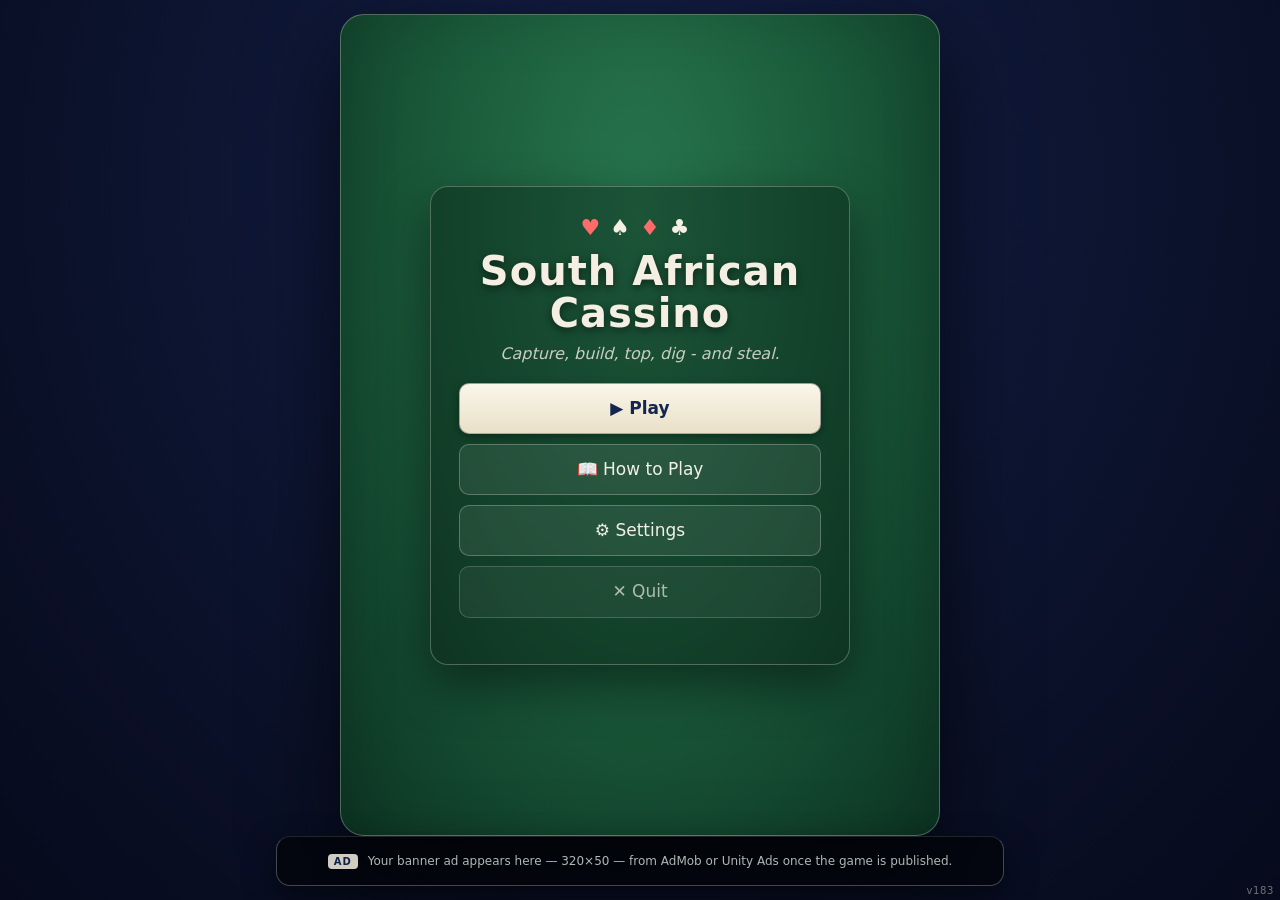
<file: index.html>
<!DOCTYPE html>
<html lang="en">
<head>
<meta charset="utf-8">
<meta name="viewport" content="width=device-width, initial-scale=1, viewport-fit=cover">
<title>South African Cassino</title>
<link rel="stylesheet" href="css/style.css?v=183">
</head>
<body>

<!-- ================= MAIN MENU ================= -->
<section id="screen-menu" class="screen menu-screen">
  <div class="menu-card">
    <div class="menu-suits"><span class="red">♥</span><span>♠</span><span class="red">♦</span><span>♣</span></div>
    <h1>South African<br>Cassino</h1>
    <p class="tagline">Capture, build, top, dig - and steal.</p>
    <button id="btn-play" class="btn primary big">▶ Play</button>
    <button id="btn-how" class="btn big">📖 How to Play</button>
    <button id="btn-settings-menu" class="btn big">⚙ Settings</button>
    <button id="btn-quit" class="btn big subtle">✕ Quit</button>
    <div id="session-tally" class="session-tally"></div>
  </div>
</section>

<!-- ================= SETUP ================= -->
<section id="screen-setup" class="screen hidden setup-screen">
  <div class="menu-card">
    <h2>New game</h2>
    <h3>Game mode</h3>
    <div id="mode-row" class="choice-row">
      <button class="choice" data-mode="tutorial">Tutorial<br><small>learn with a coach</small></button>
      <button class="choice" data-mode="competitive">Competitive<br><small>you vs the AI</small></button>
    </div>
    <h3>How many players?</h3>
    <div id="player-count" class="choice-row">
      <button class="choice" data-n="2">2 players<br><small>you vs Sipho</small></button>
      <button class="choice" data-n="3">3 players<br><small>you vs Sipho &amp; Thandi</small></button>
      <button class="choice" data-n="4">4 players<br><small>pairs: you + Thandi vs Sipho + Naledi</small></button>
    </div>
    <p id="setup-preview" class="setup-preview"></p>
    <div class="btn-row">
      <button id="btn-setup-back" class="btn secondary">← Back</button>
      <button id="btn-start" class="btn primary">Deal cards</button>
    </div>
  </div>
</section>

<!-- ================= HOW TO PLAY ================= -->
<section id="screen-how" class="screen hidden how-screen">
  <div class="how-card">
    <h2>How to Play</h2>
    <p><b>The deck:</b> 40 cards — Aces count 1, number cards count face value. No Jacks, Queens or Kings.</p>
    <p><b>The goal:</b> capture cards, then win the scoring categories at the end. 11 points are in play for 2 players and for the 4-player pairs game; 7 points for 3 singles. <b>The four-hand game is always played in pairs</b> — opposite players are partners.</p>
    <p><b>The turn:</b> a turn is a series of moves and only ends when you press <b>End Turn</b>. Exactly <b>one move per turn may use a card from your hand</b> — digs, folds and scaffold foundings use no hand card and may come before or after it. You cannot end the turn before your hand card has been played.</p>
    <ul>
      <li><b>Capture</b> — take <b>one set</b> of discard-area cards whose values sum exactly to your card — or take a <b>build</b> with a card of exactly its value. A build is never part of a sum: a 7-build falls only to a 7, never to a 10 padded with table cards. The game takes exactly what you highlighted — nothing more.</li>
      <li><b>Build</b> — play a hand card onto discard-area cards and declare the total. The build registers to its owner (who must hold a card of that value) and stands in their area. No two live builds share a value, and each player holds one build (in pairs, briefly two — the second only via Shiya, and one must be captured before that turn ends).</li>
      <li><b>Top / Augment</b> — grow your own side's build without changing its value: top it with an equal card, or fold table cards in. A hand card never enters an opponent's build. Once augmented, a build's value locks forever.</li>
      <li><b>Preg</b> — raise an <b>opponent's</b> unaugmented build with a <b>hand card alone</b> (never your own build, never a partner's, never with table cards). If the new value is free the build becomes yours; if your own side already holds that value live, the enemy build folds into it and it locks; if your partner virtually owns the value, the build restarts as his.</li>
      <li><b>Scaffold</b> — found a stack from table cards alone, of a value you hold. It is <b>not</b> a build: it stands in the discard area, registered to nobody, and must be <b>captured</b> (with your held value) or <b>topped into a live build</b> before the turn ends. A base card of the value folds beneath automatically; founding with an opponent's pile top requires that base.</li>
      <li><b>Discard</b> — drop a card into the discard area. While any build is live, cards of its value may NOT be discarded — capture, top, or keep them. In the two-hand game's first round, a player with a live build cannot discard at all.</li>
      <li><b>Shiya</b> (pairs only) — when your partner captures and you hold the matching value, you may call "leave it": the captured set becomes a <b>live build registered to you</b>, standing in your build area.</li>
    </ul>
    <p><b>End of the game:</b> when the stock and all hands are empty, the last player who captured sweeps any leftover table cards. Then score:</p>
    <ul class="score-list">
      <li>Most cards — 2 pts &nbsp;·&nbsp; Most spades — 2 pts <small>(2-player / partnership games only)</small></li>
      <li>2 of Spades (“spy two”) — 1 pt &nbsp;·&nbsp; 10 of Diamonds (“mummy”) — 2 pts &nbsp;·&nbsp; each Ace — 1 pt</li>
    </ul>
    <p>Ties in a “most” category score nothing for anyone; a tied game is a shared win.</p>
    <button id="btn-how-back" class="btn secondary">← Back</button>
  </div>
</section>

<!-- ================= GAME ================= -->
<section id="screen-game" class="screen hidden game-screen">
  <div id="control-bar">
    <span id="score-box" title="points captured — you · them">0 · 0</span>
    <span id="round-label">1st Round</span>
    <button id="btn-hint" class="cbtn hidden" title="hint — watch an ad (tutorial only)">
      <svg viewBox="0 0 24 24"><path d="M12 3a6 6 0 0 1 6 6c0 2.2-1.2 3.6-2.4 4.6-.9.8-1.6 1.4-1.6 2.4h-4c0-1-.7-1.6-1.6-2.4C7.2 12.6 6 11.2 6 9a6 6 0 0 1 6-6z"/><path d="M10 19h4M10.5 21.5h3"/></svg>
    </button>
    <button id="btn-min-info" class="cbtn" title="info area — show / hide">
      <svg viewBox="0 0 24 24"><circle cx="12" cy="12" r="9"/><path d="M12 11v5"/><path d="M12 7.6v.4"/></svg>
    </button>
    <button id="btn-log" class="cbtn" title="game log">
      <svg viewBox="0 0 24 24"><path d="M6 3h12v13l-2-1.5-2 1.5-2-1.5-2 1.5-2-1.5-2 1.5z"/><path d="M9 7h6M9 10h6"/></svg>
    </button>
    <button id="btn-speed" class="cbtn" title="AI speed">
      <svg viewBox="0 0 24 24"><path d="M13 2L5 13h5l-1 9 8-11h-5z"/></svg>
    </button>
    <button id="btn-home" class="cbtn" title="main menu">
      <svg viewBox="0 0 24 24"><path d="M5 21V4a1 1 0 0 1 1-1h9a1 1 0 0 1 1 1v17"/><path d="M3 21h16"/><path d="M12 12h8M17 9l3 3-3 3"/></svg>
    </button>
  </div>
  <!-- THE FULL-HEIGHT RAILS (owner 2026-09-18): on the wide table the blue info
       panels stand outside the play area, top to bottom — Sipho's rail left,
       mine right, each carrying that player's areas at their end of the table -->
  <div id="rail-l" class="side-rail"></div>
  <div id="rail-r" class="side-rail"></div>
  <div id="opp-zone"></div>
  <div id="table-middle">
    <div id="opp-side"></div>
    <div id="discard-grid-wrap">
      <div id="table-cards"></div>
    </div>
    <div id="my-side"></div>
    <!-- floating, translucent — overlaps the discard area, never shifts layout -->
    <div id="action-panel"></div>
  </div>
  <div id="bottom-row">
    <div id="opp-corner-bl" class="hidden"></div>
    <div class="namebar me" id="my-bar"><span id="turn-text"></span><span class="nb-emblem">♠</span><span id="my-name">YOU</span><span class="nb-emblem">♠</span><span class="nb-order">1</span></div>
  </div>
  <!-- (owner 2026-09-21) THE INFO AREA — outside the ribbon, its own strip:
       the turn message and the prompts live here, folded from the top-right
       button (three-hands screen) -->
  <div id="info-strip" class="hidden"><span id="info-turn"></span><span id="info-hints"></span></div>
  <div id="my-row"><div id="my-hand"></div></div>
  <aside id="log-panel">
    <div class="log-head">
      <h3>Game log</h3>
      <button id="btn-log-close" title="close the log">✕</button>
    </div>
    <div id="log-entries"></div>
  </aside>
</section>

<!-- ================= SHIYA MODAL ================= -->
<div id="modal-shiya" class="modal hidden">
  <div class="modal-card">
    <h2>🤝 Call Shiya?</h2>
    <p id="shiya-text"></p>
    <div class="btn-row">
      <button id="btn-shiya-skip" class="btn secondary">Let it stand</button>
      <button id="btn-shiya-call" class="btn primary">Call SHIYA — leave it to me</button>
    </div>
    <div class="shiya-countdown" id="shiya-countdown"></div>
  </div>
</div>

<!-- ================= SHIYA OFFER (partner built) ================= -->
<div id="modal-shiya-offer" class="modal hidden">
  <div class="modal-card">
    <h2 id="shiya-offer-title">Shiya?</h2>
    <p id="shiya-offer-text"></p>
    <div class="btn-row">
      <button id="btn-shiya-offer-no" class="btn secondary">Not now</button>
      <button id="btn-shiya-offer-yes" class="btn primary">Call SHIYA</button>
    </div>
  </div>
</div>

<!-- ================= ALERT (legality notices / special cases) ================= -->
<div id="modal-alert" class="modal hidden">
  <div class="modal-card">
    <h2 id="alert-title"></h2>
    <p id="alert-text"></p>
    <div class="btn-row">
      <button id="btn-alert-ok" class="btn primary">OK</button>
    </div>
  </div>
</div>

<!-- ================= RESULTS MODAL ================= -->
<div id="modal-results" class="modal hidden">
  <div class="modal-card results-sheet">
    <div id="results-body"></div>
    <div class="sheet-actions">
      <button id="btn-results-menu" class="btn secondary">Main menu</button>
      <button id="btn-again" class="btn primary">Play again &rarr;</button>
    </div>
  </div>
</div>

<!-- ================= SETTINGS MODAL ================= -->
<div id="modal-settings" class="modal hidden">
  <div class="modal-card">
    <h2>Settings</h2>
    <div class="settings-grid">
      <button id="snd-toggle" class="btn default">Sound: ON</button>
      <button id="confirm-toggle" class="btn default">Moves: Direct (tap to play)</button>
      <label>AI speed
        <select id="speed-select">
          <option value="400">Fast</option>
          <option value="900" selected>Normal</option>
          <option value="1600">Relaxed</option>
        </select>
      </label>
      <button id="btn-remove-ads" class="btn accent">Remove ads — $2.99 (one-time)</button>
      <button id="btn-reset-session" class="btn subtle">Reset session tally</button>
    </div>
    <div class="my-sounds-row">
      <div class="my-sounds-label">My table voice (✓ = your recording plays):</div>
      <div id="my-sounds" class="my-sounds-list"></div>
      <div class="voice-port-row">
        <button id="btn-voice-save" class="btn subtle">Save my sounds to a file</button>
        <button id="btn-voice-load" class="btn subtle">Load my sounds from a file</button>
        <input type="file" id="voice-file" accept=".json,application/json" hidden>
      </div>
    </div>
    <div class="btn-row">
      <button id="btn-settings-close" class="btn primary">Done</button>
    </div>
  </div>
</div>

<!-- ================= BANNER AD ================= -->
<div id="banner-ad"><div id="banner-ad-slot"></div></div>

<div id="toast"></div>

<script>
/* Surface any script error on screen instead of failing silently. */
window.addEventListener('error', function (e) {
  var t = document.getElementById('toast');
  if (t) {
    t.textContent = '⚠ ' + (e.message || 'script error') + ' @ ' +
      (e.filename || '').split('/').pop() + ':' + e.lineno;
    t.classList.add('show');
  }
  document.title = 'ERR: ' + (e.message || 'script error');
  window.__LAST_ERROR__ = { message: e.message, filename: e.filename, lineno: e.lineno, stack: e.error && e.error.stack };
});
window.addEventListener('unhandledrejection', function (e) {
  var t = document.getElementById('toast');
  if (t) { t.textContent = '⚠ ' + ((e.reason && e.reason.message) || 'async error'); t.classList.add('show'); }
  document.title = 'ERR: ' + ((e.reason && e.reason.message) || 'async rejection');
});
</script>

<script src="js/cards.js?v=183"></script>
<script src="js/rules.js?v=183"></script>
<script src="js/ai.js?v=183"></script>
<script src="js/ads.js?v=183"></script>
<script src="js/audio.js?v=183"></script>
<script src="js/ui.js?v=183"></script>
<script>UI.init();</script>
</body>
</html>
</file>
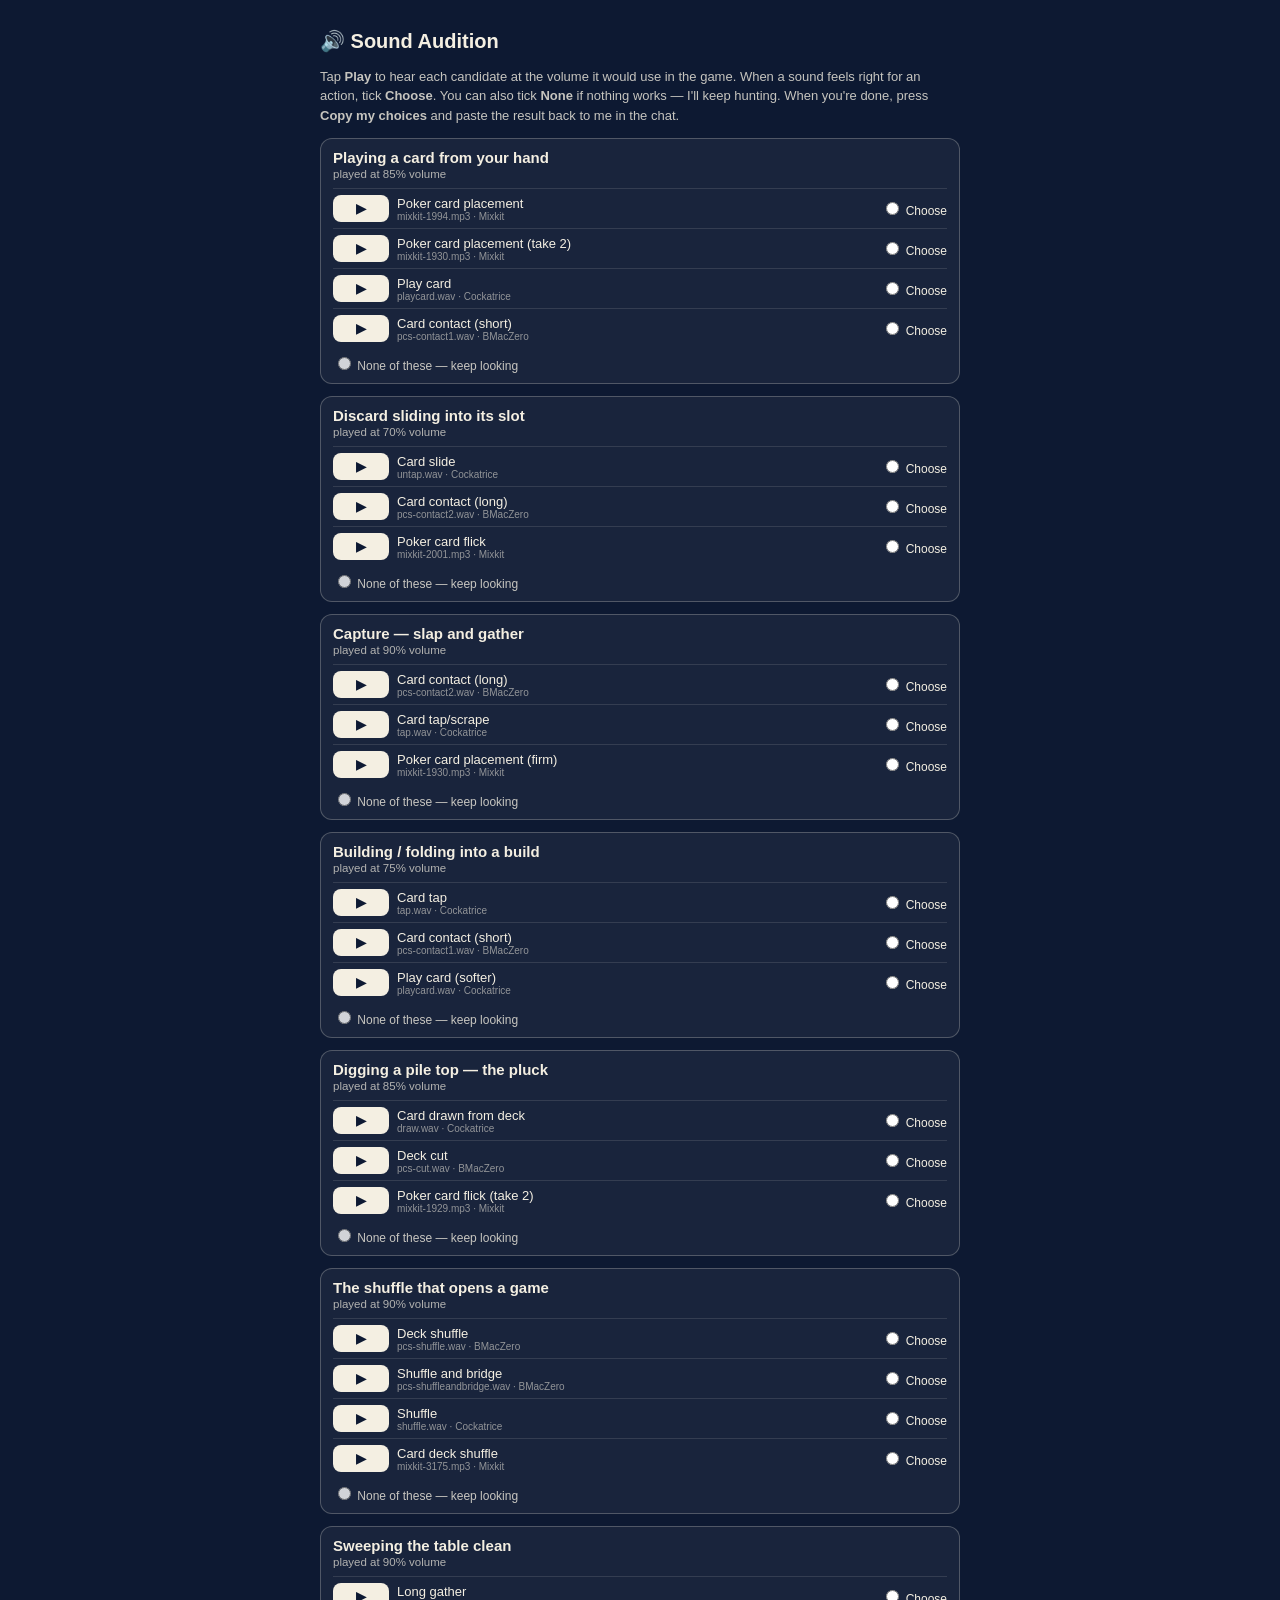
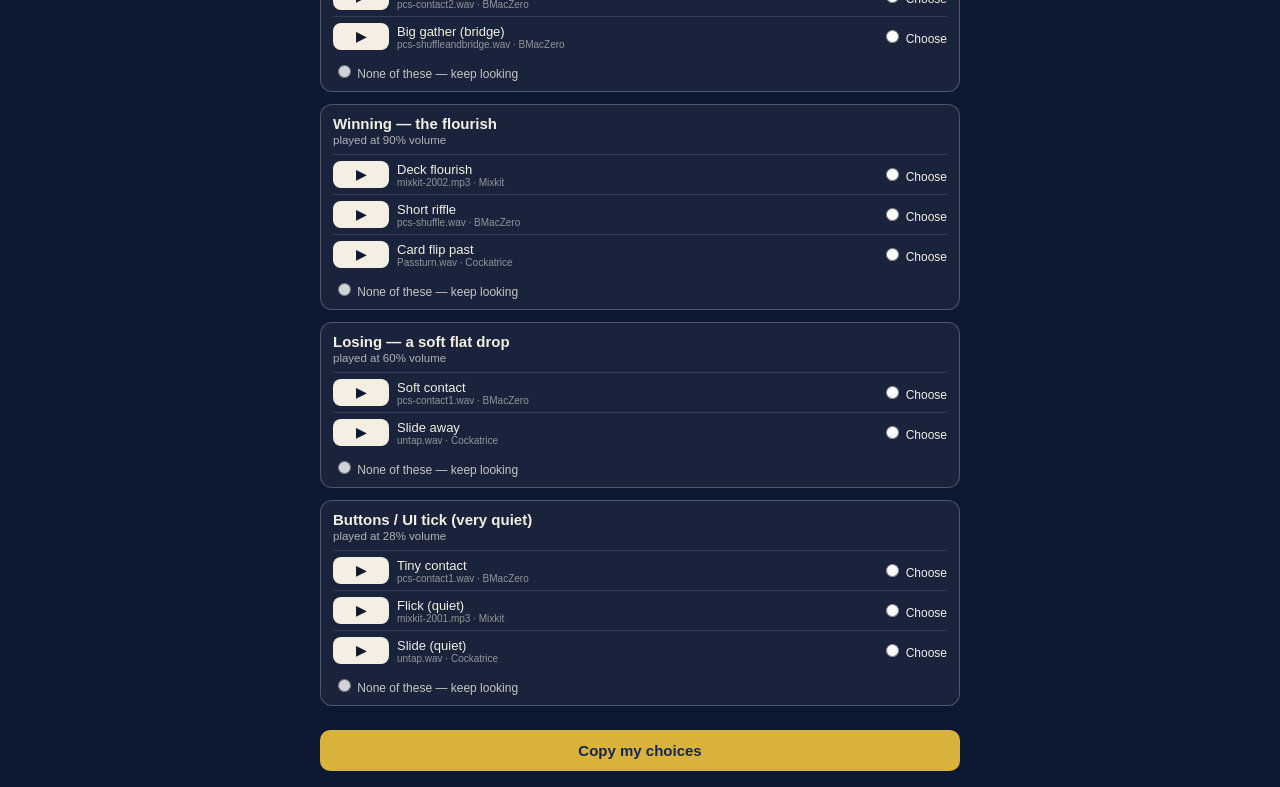
<file: audition.html>
<!DOCTYPE html>
<html lang="en">
<head>
<meta charset="utf-8">
<meta name="viewport" content="width=device-width, initial-scale=1">
<title>Sound Audition — South African Cassino</title>
<style>
  body { font-family: 'Segoe UI', sans-serif; background: #0d1932; color: #f4efe2; padding: 16px; max-width: 640px; margin: 0 auto; }
  h1 { font-size: 20px; } p.lead { font-size: 13px; opacity: .8; line-height: 1.5; }
  .action { background: rgba(255,255,255,.05); border: 1px solid rgba(244,239,226,.25); border-radius: 12px; padding: 10px 12px; margin: 12px 0; }
  .action h2 { font-size: 15px; margin: 0 0 2px; }
  .action .desc { font-size: 11.5px; opacity: .7; margin: 0 0 8px; }
  .cand { display: flex; align-items: center; gap: 8px; padding: 6px 0; border-top: 1px solid rgba(244,239,226,.12); }
  .cand:first-of-type { border-top: 0; }
  .cand button.play { background: #f4efe2; color: #0d1932; border: 0; border-radius: 8px; padding: 6px 12px; font-weight: 700; font-size: 13px; min-width: 56px; }
  .cand .nm { font-size: 13px; flex: 1; }
  .cand .src { font-size: 10px; opacity: .55; display: block; }
  .cand label { font-size: 12px; white-space: nowrap; cursor: pointer; }
  #copy { background: #d9b23c; color: #14264f; border: 0; border-radius: 10px; padding: 12px 18px; font-weight: 800; font-size: 15px; width: 100%; margin-top: 12px; }
  #out { font-family: Consolas, monospace; font-size: 11px; background: rgba(0,0,0,.4); border-radius: 8px; padding: 10px; white-space: pre-wrap; word-break: break-all; }
  .picked { background: rgba(60,180,100,.15); }
</style>
</head>
<body>
<h1>🔊 Sound Audition</h1>
<p class="lead">Tap <b>Play</b> to hear each candidate at the volume it would use in the game.
When a sound feels right for an action, tick <b>Choose</b>. You can also tick
<b>None</b> if nothing works — I'll keep hunting. When you're done, press
<b>Copy my choices</b> and paste the result back to me in the chat.</p>
<div id="list"></div>
<button id="copy">Copy my choices</button>
<div id="out" hidden></div>
<script>
/* candidates per action: id = file in sounds-candidates/, real volume used in game */
const ACTIONS = [
  { key: 'place',   title: 'Playing a card from your hand',  vol: 0.85, cands: [
    ['mixkit-1994.mp3', 'Poker card placement', 'Mixkit'],
    ['mixkit-1930.mp3', 'Poker card placement (take 2)', 'Mixkit'],
    ['playcard.wav', 'Play card', 'Cockatrice'],
    ['pcs-contact1.wav', 'Card contact (short)', 'BMacZero']] },
  { key: 'discard', title: 'Discard sliding into its slot', vol: 0.7, cands: [
    ['untap.wav', 'Card slide', 'Cockatrice'],
    ['pcs-contact2.wav', 'Card contact (long)', 'BMacZero'],
    ['mixkit-2001.mp3', 'Poker card flick', 'Mixkit']] },
  { key: 'capture', title: 'Capture — slap and gather',     vol: 0.9, cands: [
    ['pcs-contact2.wav', 'Card contact (long)', 'BMacZero'],
    ['tap.wav', 'Card tap/scrape', 'Cockatrice'],
    ['mixkit-1930.mp3', 'Poker card placement (firm)', 'Mixkit']] },
  { key: 'build',   title: 'Building / folding into a build', vol: 0.75, cands: [
    ['tap.wav', 'Card tap', 'Cockatrice'],
    ['pcs-contact1.wav', 'Card contact (short)', 'BMacZero'],
    ['playcard.wav', 'Play card (softer)', 'Cockatrice']] },
  { key: 'steal',   title: 'Digging a pile top — the pluck', vol: 0.85, cands: [
    ['draw.wav', 'Card drawn from deck', 'Cockatrice'],
    ['pcs-cut.wav', 'Deck cut', 'BMacZero'],
    ['mixkit-1929.mp3', 'Poker card flick (take 2)', 'Mixkit']] },
  { key: 'deal',    title: 'The shuffle that opens a game',  vol: 0.9, cands: [
    ['pcs-shuffle.wav', 'Deck shuffle', 'BMacZero'],
    ['pcs-shuffleandbridge.wav', 'Shuffle and bridge', 'BMacZero'],
    ['shuffle.wav', 'Shuffle', 'Cockatrice'],
    ['mixkit-3175.mp3', 'Card deck shuffle', 'Mixkit']] },
  { key: 'sweep',   title: 'Sweeping the table clean',       vol: 0.9, cands: [
    ['pcs-contact2.wav', 'Long gather', 'BMacZero'],
    ['pcs-shuffleandbridge.wav', 'Big gather (bridge)', 'BMacZero']] },
  { key: 'win',     title: 'Winning — the flourish',         vol: 0.9, cands: [
    ['mixkit-2002.mp3', 'Deck flourish', 'Mixkit'],
    ['pcs-shuffle.wav', 'Short riffle', 'BMacZero'],
    ['Passturn.wav', 'Card flip past', 'Cockatrice']] },
  { key: 'lose',    title: 'Losing — a soft flat drop',      vol: 0.6, cands: [
    ['pcs-contact1.wav', 'Soft contact', 'BMacZero'],
    ['untap.wav', 'Slide away', 'Cockatrice']] },
  { key: 'click',   title: 'Buttons / UI tick (very quiet)', vol: 0.28, cands: [
    ['pcs-contact1.wav', 'Tiny contact', 'BMacZero'],
    ['mixkit-2001.mp3', 'Flick (quiet)', 'Mixkit'],
    ['untap.wav', 'Slide (quiet)', 'Cockatrice']] }
];
const pick = {};
let current = null;
const list = document.getElementById('list');
ACTIONS.forEach((a) => {
  const box = document.createElement('div');
  box.className = 'action';
  box.innerHTML = '<h2>' + a.title + '</h2><div class="desc">played at ' +
    Math.round(a.vol * 100) + '% volume</div>';
  a.cands.forEach((c) => {
    const row = document.createElement('div');
    row.className = 'cand';
    const b = document.createElement('button');
    b.className = 'play'; b.textContent = '▶';
    b.onclick = () => {
      if (current) current.pause();
      const au = new Audio('sounds-candidates/' + c[0]);
      au.volume = a.vol; current = au; au.play().catch(() => {});
    };
    const nm = document.createElement('div');
    nm.className = 'nm'; nm.innerHTML = c[1] + '<span class="src">' + c[0] + ' · ' + c[2] + '</span>';
    const lab = document.createElement('label');
    const rb = document.createElement('input');
    rb.type = 'radio'; rb.name = a.key; rb.value = c[0];
    rb.onchange = () => { pick[a.key] = c[0]; row.parentElement.querySelectorAll('.cand').forEach((r) => r.classList.remove('picked')); row.classList.add('picked'); };
    lab.appendChild(rb); lab.appendChild(document.createTextNode(' Choose'));
    row.appendChild(b); row.appendChild(nm); row.appendChild(lab);
    box.appendChild(row);
  });
  const none = document.createElement('label');
  const nrb = document.createElement('input');
  nrb.type = 'radio'; nrb.name = a.key; nrb.value = 'NONE';
  nrb.onchange = () => { pick[a.key] = 'NONE'; box.querySelectorAll('.cand').forEach((r) => r.classList.remove('picked')); };
  none.style.cssText = 'display:block;font-size:12px;margin-top:6px;opacity:.8;cursor:pointer';
  none.appendChild(nrb);
  none.appendChild(document.createTextNode(' None of these — keep looking'));
  box.appendChild(none);
  list.appendChild(box);
});
document.getElementById('copy').onclick = () => {
  const lines = ACTIONS.map((a) => a.key + ': ' + (pick[a.key] || '(not chosen)'));
  const out = 'SOUND CHOICES\n' + lines.join('\n');
  const el = document.getElementById('out');
  el.hidden = false; el.textContent = out;
  if (navigator.clipboard) navigator.clipboard.writeText(out).catch(() => {});
  document.getElementById('copy').textContent = 'Copied — paste it in the chat (also shown below)';
};
</script>
</body>
</html>
</file>
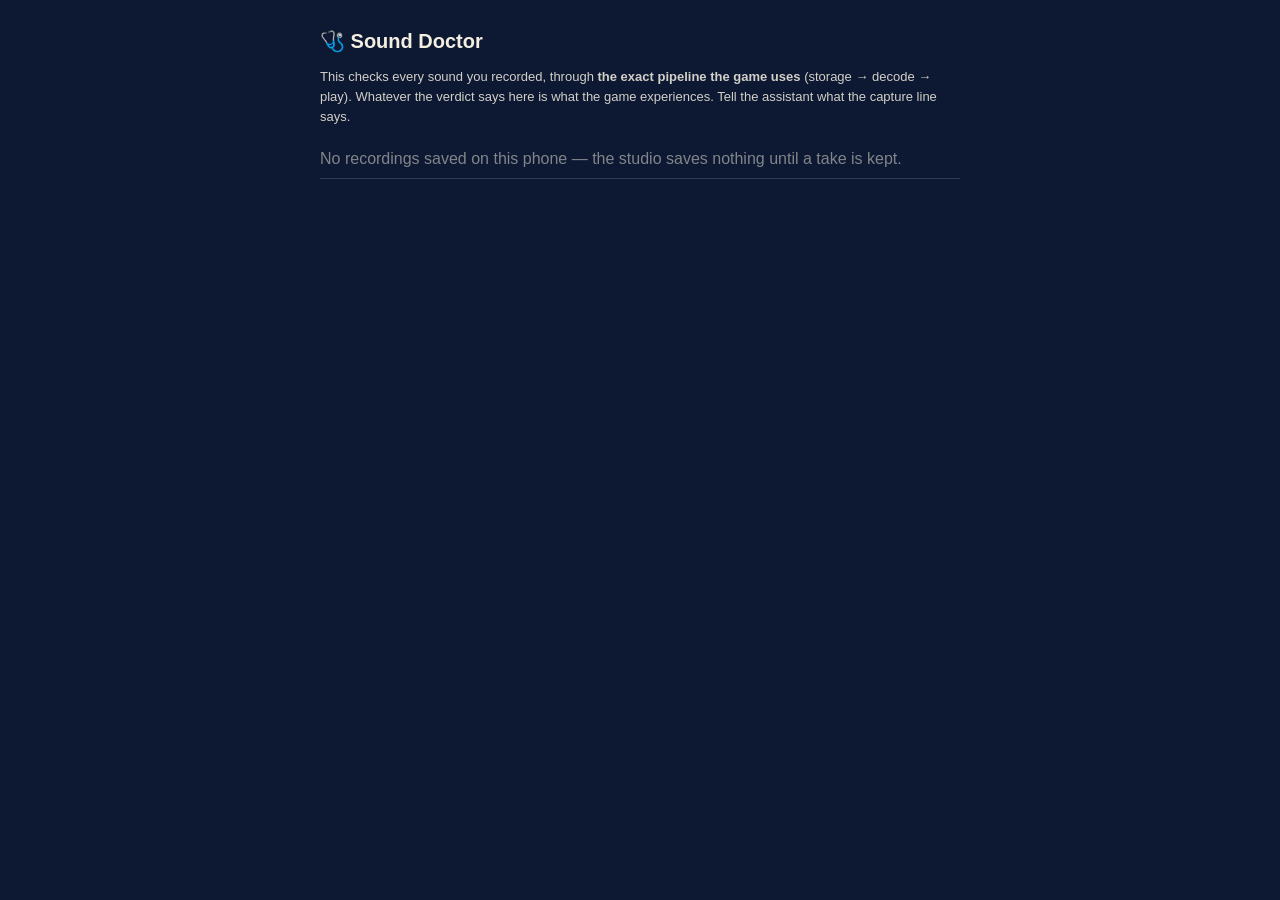
<file: diag.html>
<!DOCTYPE html>
<html lang="en">
<head>
<meta charset="utf-8">
<meta name="viewport" content="width=device-width, initial-scale=1">
<title>Sound Doctor — South African Cassino</title>
<style>
  body { font-family: 'Segoe UI', sans-serif; background: #0d1932; color: #f4efe2; padding: 16px; max-width: 640px; margin: 0 auto; }
  h1 { font-size: 20px; } p.lead { font-size: 13px; opacity: .85; line-height: 1.55; }
  .row { display: flex; align-items: center; gap: 10px; padding: 10px 0; border-bottom: 1px solid rgba(244,239,226,.15); }
  .nm { font-size: 14px; font-weight: 700; flex: 1; }
  .verdict { font-size: 12px; display: block; opacity: .8; margin-top: 2px; }
  .ok { color: #7fe8a0; } .bad { color: #ff9d9d; } .none { opacity: .5; }
  button { background: #f4efe2; color: #0d1932; border: 0; border-radius: 8px; padding: 8px 14px; font-weight: 700; }
</style>
</head>
<body>
<h1>🩺 Sound Doctor</h1>
<p class="lead">This checks every sound you recorded, through <b>the exact pipeline
the game uses</b> (storage → decode → play). Whatever the verdict says here is
what the game experiences. Tell the assistant what the capture line says.</p>
<div id="list"><div class="row">Opening storage…</div></div>
<script>
function openDb() {
  return new Promise((res) => {
    const rq = indexedDB.open('sacassino', 1);
    rq.onupgradeneeded = () => rq.result.createObjectStore('ownerSounds');
    rq.onsuccess = () => res(rq.result);
    rq.onerror = () => res(null);
  });
}
const AC = window.AudioContext || window.webkitAudioContext;
const ctx = new AC();
document.addEventListener('click', () => { if (ctx.state === 'suspended') ctx.resume(); });
const bufs = {};
openDb().then((db) => {
  const list = document.getElementById('list');
  list.innerHTML = '';
  if (!db) { list.innerHTML = '<div class="row"><span class="bad">Storage would not open — the game cannot see your recordings at all.</span></div>'; return; }
  const store = db.transaction('ownerSounds', 'readonly').objectStore('ownerSounds');
  const getAll = store.getAllKeys();
  getAll.onsuccess = () => {
    const keys = getAll.result || [];
    if (!keys.length) { list.innerHTML = '<div class="row"><span class="none">No recordings saved on this phone — the studio saves nothing until a take is kept.</span></div>'; return; }
    keys.forEach((key) => {
      const rq = store.get(key);
      rq.onsuccess = () => {
        const blob = rq.result;
        const row = document.createElement('div');
        row.className = 'row';
        const nm = document.createElement('div');
        nm.className = 'nm';
        nm.innerHTML = key + '<span class="verdict">checking…</span>';
        const pb = document.createElement('button');
        pb.textContent = '▶ Play';
        pb.disabled = true;
        pb.onclick = () => {   /* the GAME's exact playback path */
          if (ctx.state === 'suspended') ctx.resume();
          const src = ctx.createBufferSource();
          src.buffer = bufs[key];
          const g = ctx.createGain(); g.gain.value = 0.9;
          src.connect(g); g.connect(ctx.destination); src.start();
        };
        row.appendChild(nm); row.appendChild(pb);
        list.appendChild(row);
        const verdict = (cls, txt) => { nm.innerHTML = key + '<span class="verdict ' + cls + '">' + txt + '</span>'; };
        if (!blob || !blob.size) { verdict('bad', 'saved but EMPTY (0 bytes) — re-record it in the studio'); return; }
        blob.arrayBuffer().then((ab) => ctx.decodeAudioData(ab)).then((buf) => {
          bufs[key] = buf;
          pb.disabled = false;
          verdict('ok', '✓ ' + blob.size + ' bytes, ' + Math.round(buf.duration * 1000) + 'ms — THE GAME PLAYS THIS');
        }).catch((e) => {
          verdict('bad', 'saved (' + blob.size + 'b, ' + (blob.type || 'no type') + ') but the game CANNOT decode it — tell the assistant');
        });
      };
    });
  };
});
</script>
</body>
</html>
</file>
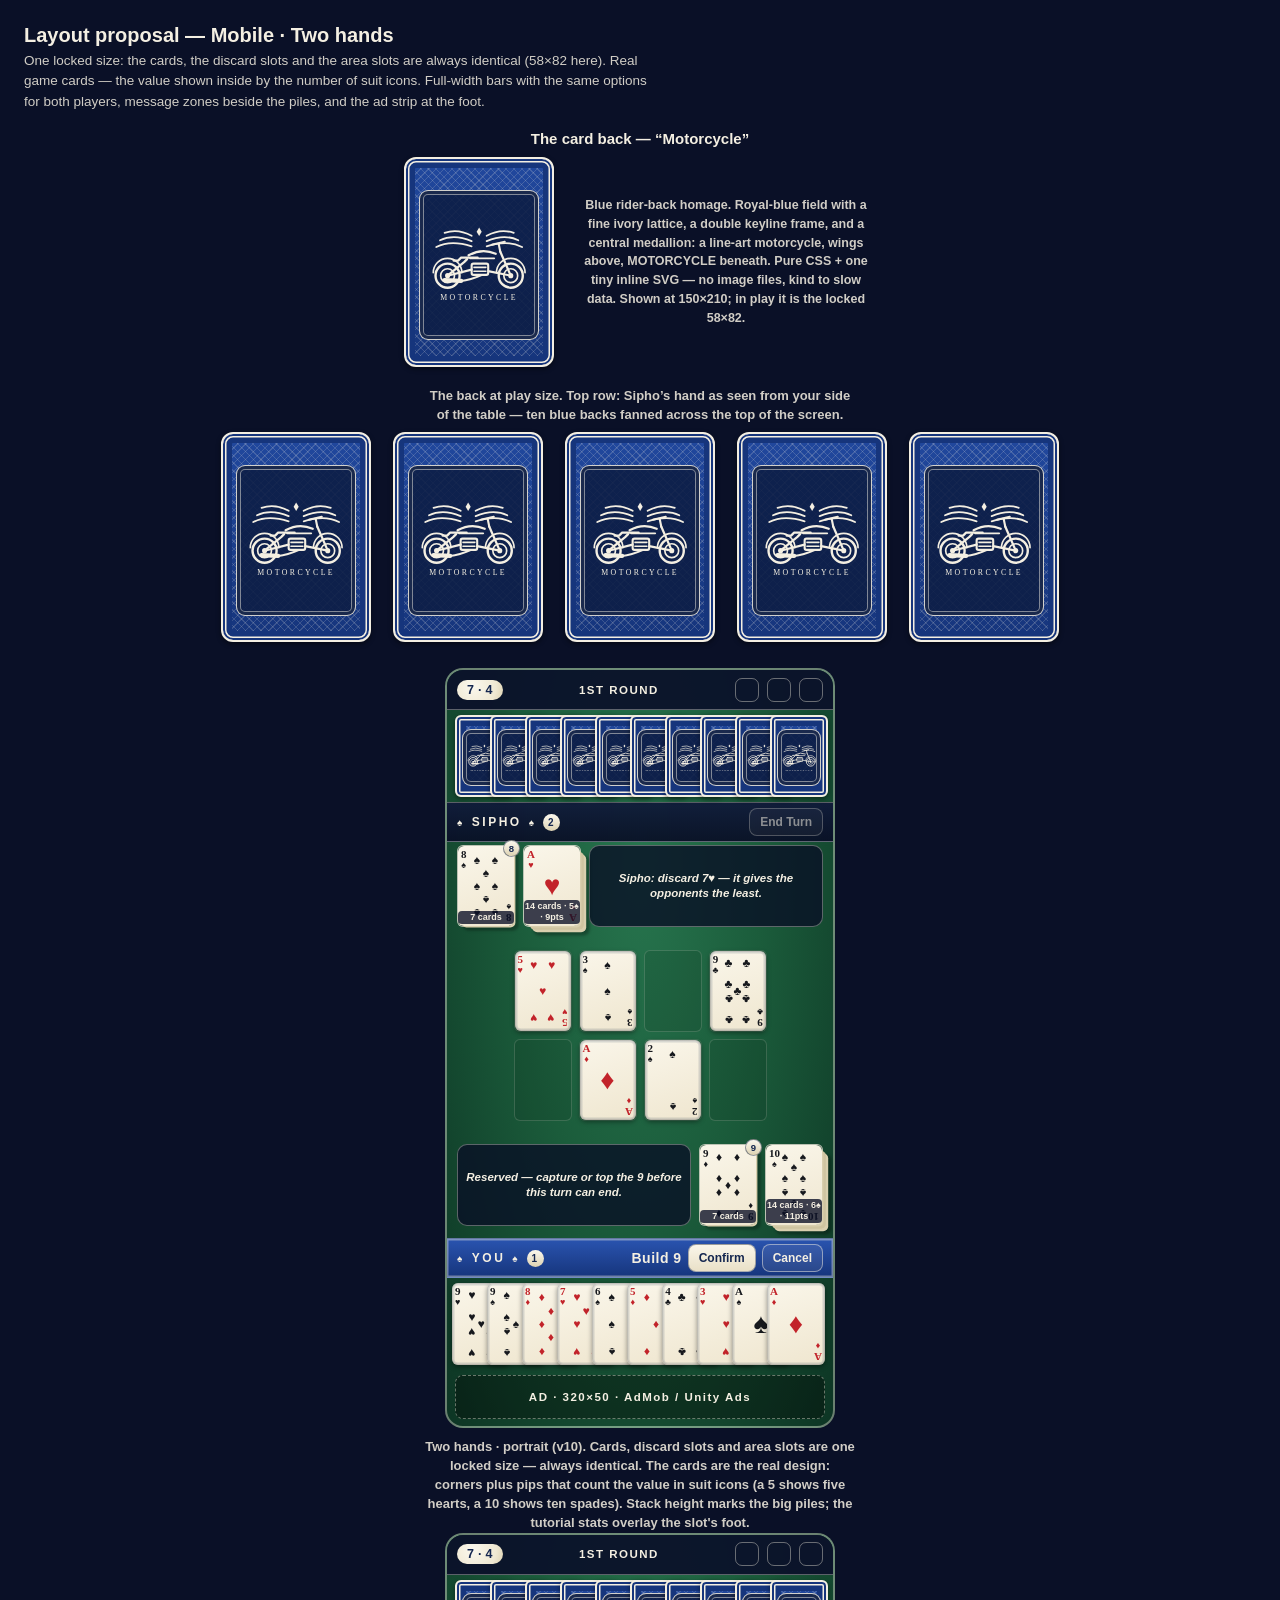
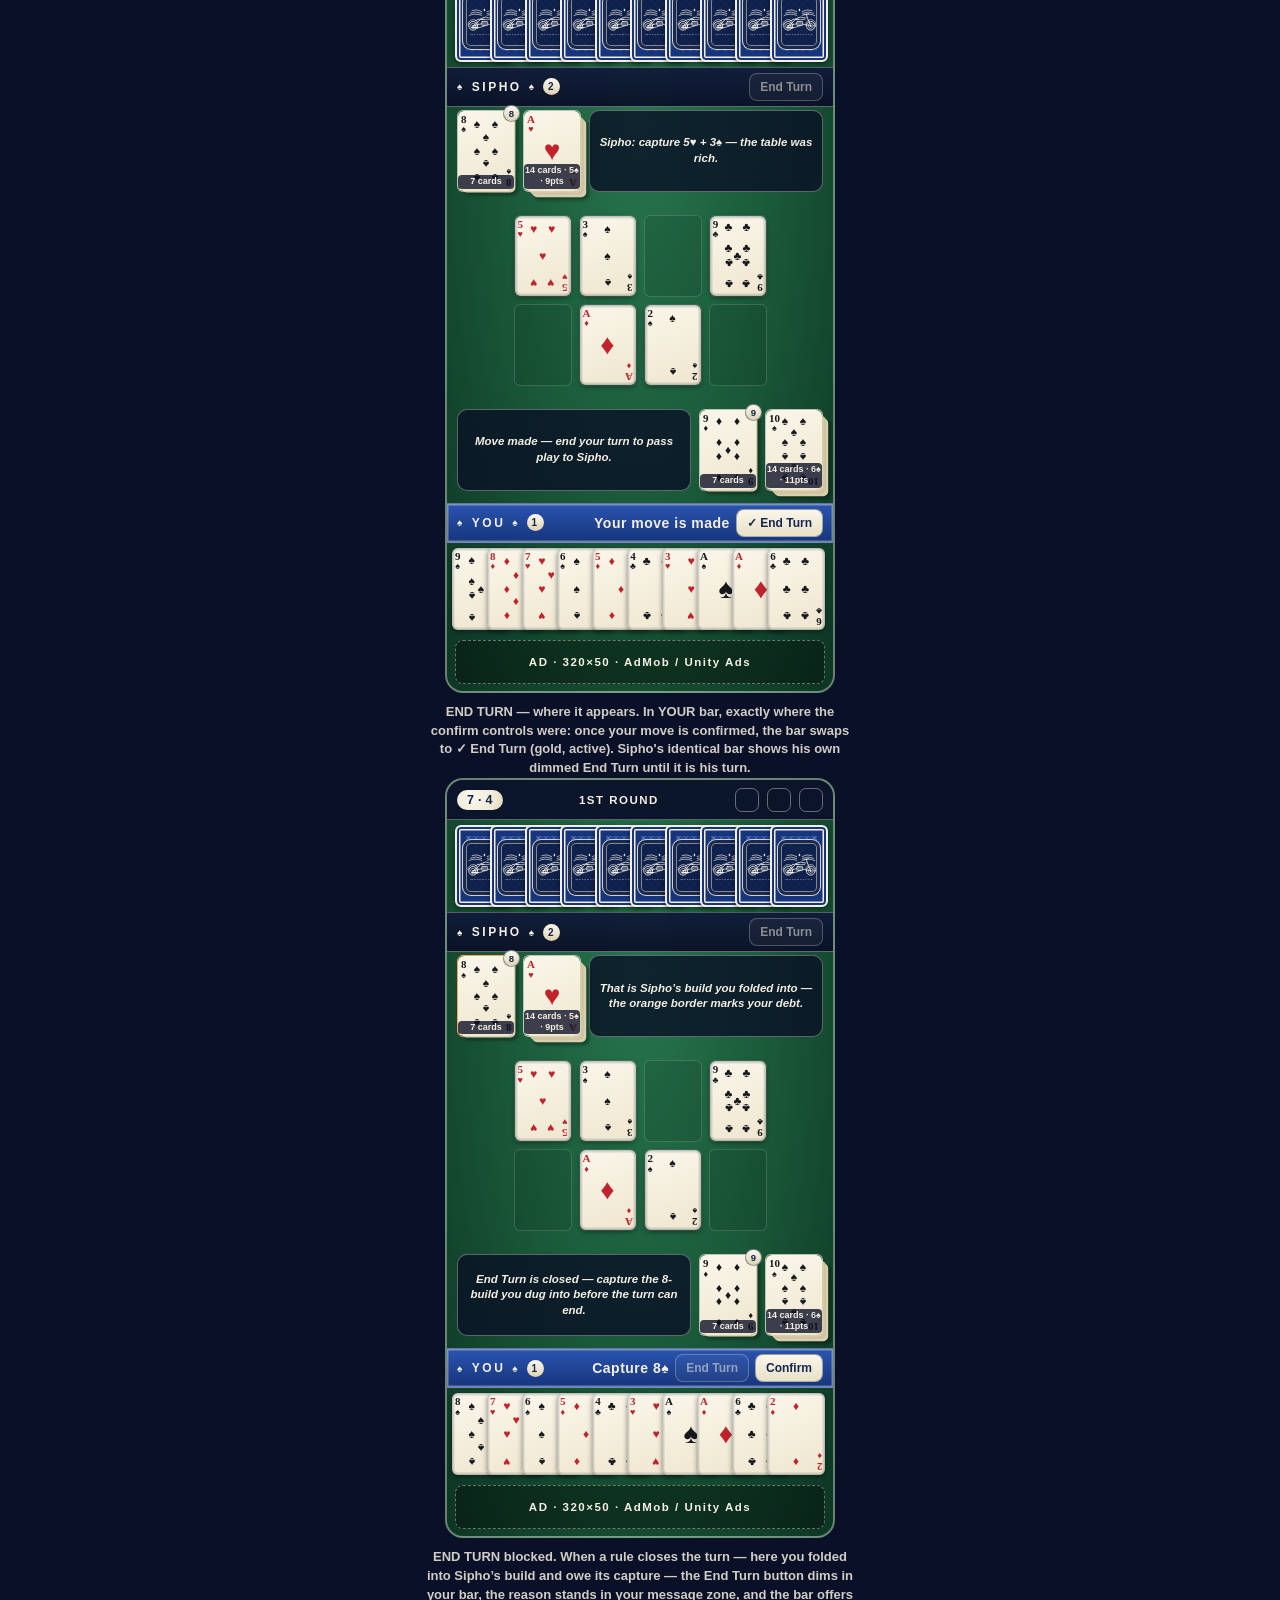
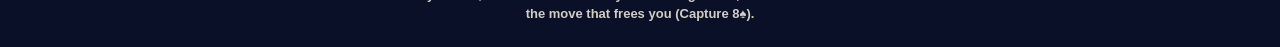
<file: mockups.html>
<!DOCTYPE html>
<html lang="en">
<head>
<meta charset="utf-8">
<meta name="viewport" content="width=device-width, initial-scale=1">
<title>Layout proposal — Mobile · Two hands</title>
<style>
  :root {
    --felt: radial-gradient(ellipse at 50% 25%, #27754e 0%, #1b5c3b 45%, #0d3524 100%);
    --ivory: #f4efe2; --ivory-dim: rgba(244,239,226,.4);
    --navy: #0d1d44; --royal: #21489e; --royal-deep: #16357c;
    --card-w: 58px; --card-h: 82px;   /* THE locked size: cards, discard slots, area slots */
  }
  * { box-sizing: border-box; margin: 0; padding: 0; }
  body { font-family: "Segoe UI", sans-serif; background: #0a1027; color: #f4efe2; padding: 24px; }
  h1 { font-size: 20px; margin-bottom: 4px; }
  p.lead { opacity: .85; font-size: 13.5px; margin-bottom: 18px; max-width: 640px; line-height: 1.5; }
  .shot { text-align: center; }
  .shot .cap { font-size: 13px; font-weight: 600; opacity: .85; margin: 10px auto 0; max-width: 430px; line-height: 1.45; }

  .frame { width: 390px; height: 760px; background: var(--felt); border: 2px solid var(--ivory-dim);
    border-radius: 18px; overflow: hidden; display: flex; flex-direction: column; margin: 0 auto; }

  .z-top { display: flex; align-items: center; gap: 8px; background: rgba(10,16,42,.92);
    padding: 6px 10px; border-bottom: 1px solid rgba(244,239,226,.35); height: 40px; flex: 0 0 auto; }
  .coin { background: radial-gradient(circle at 35% 30%, #fbf8ee, #efe8d2 70%, #ddd2b2); color: #14264f;
    font-weight: 800; font-size: 12.5px; letter-spacing: .3px; border-radius: 999px; padding: 3px 10px; }
  .lbl { color: var(--ivory); font-size: 11.5px; font-weight: 700; letter-spacing: 1.5px; text-transform: uppercase; flex: 1; }
  .ic { width: 24px; height: 24px; border-radius: 7px; border: 1px solid var(--ivory-dim); }

  /* real game cards: twin corners, pips = the value in suit icons */
  .card { position: relative; width: var(--card-w); height: var(--card-h); border-radius: 6px; flex: 0 0 auto;
    background: linear-gradient(160deg, #faf6ea, #efe6cf);
    box-shadow: 0 2px 5px rgba(0,0,0,.4), inset 0 0 0 1px rgba(0,0,0,.1), inset 0 0 0 2.5px rgba(13,29,68,.14);
    font-family: Georgia, serif; }
  .red { color: #c2232a; } .blk { color: #16181d; }
  .cor { position: absolute; font-size: 11px; font-weight: 800; line-height: 1.05; text-align: center; }
  .cor small { display: block; font-size: 9px; font-weight: 700; }
  .cor.tl { top: 3px; left: 3px; }
  .cor.br { bottom: 3px; right: 3px; transform: rotate(180deg); }
  .pips { position: absolute; inset: 8% 18%; }
  .pip { position: absolute; transform: translate(-50%, -50%); font-size: 12px; font-weight: 700; line-height: 1; }
  .pip.flip { transform: translate(-50%, -50%) rotate(180deg); }
  .pip.ace { font-size: 28px; }
  .card.back {
    border: 2px solid #f4efe2;
    background:
      repeating-linear-gradient(45deg, rgba(244,239,226,.17) 0 1px, transparent 1px 5.5px),
      repeating-linear-gradient(-45deg, rgba(244,239,226,.17) 0 1px, transparent 1px 5.5px),
      linear-gradient(180deg, #21489e, #16357c);
    box-shadow: 0 2px 5px rgba(0,0,0,.45), inset 0 0 0 2px #16357c, inset 0 0 0 3.5px #f4efe2, inset 0 0 0 9px #16357c;
  }
  /* the central medallion: line-art motorcycle, wings, wordmark */
  .card.back .embl {
    position: absolute; inset: 15% 9% 12%;
    background: rgba(13,29,68,.88);
    border: 1.2px solid rgba(244,239,226,.85); border-radius: 9px;
    box-shadow: inset 0 0 0 3px rgba(13,29,68,.88), inset 0 0 0 4px rgba(244,239,226,.5);
    display: flex; align-items: center; justify-content: center;
  }
  .card.back .embl svg { width: 92%; height: auto; display: block; }
  /* showcase sizes */
  .show-row { display: flex; gap: 22px; align-items: flex-start; justify-content: center; margin: 6px 0 20px; flex-wrap: wrap; }
  .show-row .card { width: 150px; height: 210px; border-radius: 12px; }
  .show-row .card .cor { font-size: 26px; } .show-row .card .cor small { font-size: 20px; }
  .show-row .card .pip { font-size: 30px; } .show-row .card .pip.two { font-size: 34px; gap: 26px; }
  .show-cap { font-size: 12.5px; font-weight: 600; opacity: .85; max-width: 300px; line-height: 1.5; align-self: center; }

  .fan { display: flex; padding: 5px 8px; flex: 0 0 auto; }
  .fan .card + .card { margin-left: -23px; }

  /* full-width player bars — identical options for both players */
  .bar { display: flex; align-items: center; gap: 8px; padding: 5px 10px; flex: 0 0 auto;
    background: linear-gradient(180deg, rgba(16,26,58,.94), rgba(9,15,38,.94));
    border-top: 1px solid rgba(244,239,226,.35); border-bottom: 1px solid rgba(244,239,226,.35); }
  .bar.active { background: linear-gradient(180deg, #2a54b0, #16357c); box-shadow: inset 0 0 0 1.5px rgba(244,239,226,.4); }
  .bar .name { display: flex; align-items: center; gap: 7px; font-family: 'Segoe UI', sans-serif;
    font-size: 12px; font-weight: 800; letter-spacing: 2.5px; text-transform: uppercase; }
  .tok { min-width: 17px; height: 17px; padding: 0 3px; display: inline-flex; align-items: center; justify-content: center;
    background: linear-gradient(180deg, #fbf8ee, #ddd2b2); color: #14264f; border-radius: 999px; font-size: 10px; font-weight: 800; }
  .bar .acts { margin-left: auto; display: flex; align-items: center; gap: 6px; }
  .ahead { font-family: 'Segoe UI', sans-serif; font-size: 14px; font-weight: 800; color: #f4efe2; letter-spacing: .5px; }
  .btn { font-size: 12px; font-weight: 800; padding: 6px 10px; border-radius: 8px; border: 1.5px solid rgba(13,29,68,.35); cursor: default; }
  .btn.pri { background: linear-gradient(180deg, #faf6ea, #e9e0c7); color: #14264f; }
  .btn.sec { background: rgba(244,239,226,.08); color: var(--ivory); border-color: rgba(244,239,226,.5); }
  .btn.dim { opacity: .55; }
  .emb { color: var(--ivory); font-size: 10px; }

  /* area slots: EXACTLY card-sized — the lock */
  .areas { display: flex; gap: 8px; padding: 3px 10px; flex: 0 0 auto; align-items: flex-start; }
  .box { border: 1.5px dashed rgba(244,239,226,.3); border-radius: 6px; background: rgba(0,0,0,.16);
    width: var(--card-w); height: var(--card-h); position: relative; flex: 0 0 auto; }
  .box.has { border-style: solid; border-color: rgba(244,239,226,.75); background: rgba(0,0,0,.28); }
  .box .card { width: 100%; height: 100%; }
  .tag { position: absolute; left: 0; right: 0; bottom: 2px; z-index: 3; text-align: center;
    font-size: 9px; font-weight: 600; color: #f4efe2; background: rgba(9,15,38,.78); border-radius: 4px;
    padding: 1px 0; line-height: 1.25; font-family: 'Segoe UI', sans-serif; pointer-events: none; }
  .badge { position: absolute; top: -6px; right: -6px; width: 17px; height: 17px; border-radius: 50%; z-index: 3;
    background: linear-gradient(180deg, #fbf8ee, #ddd2b2); color: #14264f; font-size: 9.5px; font-weight: 800;
    display: flex; align-items: center; justify-content: center; border: 1.5px solid rgba(13,29,68,.45);
    font-family: 'Segoe UI', sans-serif; }
  /* stack height: honest proportions — a full 28-card pile is ~10px of edge */
  .stack.s14 { box-shadow: 2.4px 2.4px 0 -1px #d9cfae, 4.8px 4.8px 0 -1px #cfc4a0, 7.2px 7.2px 0 -1px #d9cfae, 9.6px 9.6px 3px rgba(0,0,0,.3); }
  .stack.s7  { box-shadow: 2.4px 2.4px 0 -1px #d9cfae, 4.8px 4.8px 2.5px rgba(0,0,0,.28); }
  .warn { flex: 1; display: flex; align-items: center; justify-content: center; min-height: var(--card-h);
    border: 1px solid rgba(244,239,226,.35); border-radius: 10px; background: rgba(9,15,38,.8);
    font-size: 11.5px; font-weight: 600; font-style: italic; color: #f4efe2; padding: 4px 8px; line-height: 1.35; }

  .z-table { flex: 1; display: flex; align-items: center; justify-content: center; padding: 4px; min-height: 0; }
  .grid { display: grid; grid-template-columns: repeat(4, var(--card-w)); gap: 7px; }
  .cell { width: var(--card-w); height: var(--card-h); border: 1.5px solid rgba(244,239,226,.16);
    border-radius: 6px; background: rgba(0,0,0,.09); }
  .cell .card { width: 100%; height: 100%; }

  .ad { flex: 0 0 auto; height: 44px; margin: 5px 8px 7px; border: 1px dashed rgba(244,239,226,.4);
    border-radius: 8px; background: rgba(0,0,0,.35); display: flex; align-items: center; justify-content: center;
    font-size: 11.5px; font-weight: 700; letter-spacing: 1.5px; color: #f4efe2; }
</style>
</head>
<body>
<h1>Layout proposal — Mobile · Two hands</h1>
<p class="lead">One locked size: the cards, the discard slots and the area slots are always
identical (58×82 here). Real game cards — the value shown inside by the number of suit icons.
Full-width bars with the same options for both players, message zones beside the piles, and the
ad strip at the foot.</p>

<div class="shot">
  <h2 style="font-size:15px;margin:2px 0 10px;">The card back — “Motorcycle”</h2>
  <div class="show-row">
    <div class="card back show"></div>
    <div class="show-cap"><b>Blue rider-back homage.</b> Royal-blue field with a fine ivory lattice,
    a double keyline frame, and a central medallion: a line-art motorcycle, wings above,
    MOTORCYCLE beneath. Pure CSS + one tiny inline SVG — no image files, kind to slow data.
    Shown at 150×210; in play it is the locked 58×82.</div>
  </div>
  <div class="cap"><b>The back at play size.</b> Top row: Sipho’s hand as seen from your side of the
  table — ten blue backs fanned across the top of the screen.</div>
  <div class="show-row" style="margin:8px 0 26px;">
    <div class="card back"></div>
    <div class="card back"></div>
    <div class="card back"></div>
    <div class="card back"></div>
    <div class="card back"></div>
  </div>
</div>

<div class="shot">
  <div class="frame">
    <div class="z-top"><span class="coin">7 · 4</span><span class="lbl">1st Round</span><span class="ic"></span><span class="ic"></span><span class="ic"></span></div>

    <!-- TOP PLAYER -->
    <div class="fan" style="justify-content:flex-start;">
      <div class="card back"></div><div class="card back"></div><div class="card back"></div><div class="card back"></div><div class="card back"></div>
      <div class="card back"></div><div class="card back"></div><div class="card back"></div><div class="card back"></div><div class="card back"></div>
    </div>
    <div class="bar">
      <div class="name"><span class="emb">♠</span> SIPHO <span class="emb">♠</span> <span class="tok">2</span></div>
      <div class="acts"><span class="btn sec dim">End Turn</span></div>
    </div>
    <div class="areas">
      <div class="box has">
        <div class="card blk stack s7" data-id="8S"><span class="badge">8</span></div>
        <div class="tag">7 cards</div>
      </div>
      <div class="box has">
        <div class="card red stack s14" data-id="AH"></div>
        <div class="tag">14 cards · 5♠ · 9pts</div>
      </div>
      <div class="warn">Sipho: discard 7♥ — it gives the opponents the least.</div>
    </div>

    <!-- GRID 4×2 -->
    <div class="z-table">
      <div class="grid">
        <div class="cell"><div class="card red" data-id="5H"></div></div>
        <div class="cell"><div class="card blk" data-id="3S"></div></div>
        <div class="cell"></div>
        <div class="cell"><div class="card blk" data-id="9C"></div></div>
        <div class="cell"></div>
        <div class="cell"><div class="card red" data-id="AD"></div></div>
        <div class="cell"><div class="card blk" data-id="2S"></div></div>
        <div class="cell"></div>
      </div>
    </div>

    <!-- BOTTOM PLAYER -->
    <div class="areas" style="padding: 3px 10px 12px;">
      <div class="warn">Reserved — capture or top the 9 before this turn can end.</div>
      <div class="box has">
        <div class="card blk stack s7" data-id="9D"><span class="badge">9</span></div>
        <div class="tag">7 cards</div>
      </div>
      <div class="box has">
        <div class="card blk stack s14" data-id="10S"></div>
        <div class="tag">14 cards · 6♠ · 11pts</div>
      </div>
    </div>
    <div class="bar active">
      <div class="name"><span class="emb">♠</span> YOU <span class="emb">♠</span> <span class="tok">1</span></div>
      <div class="acts">
        <span class="ahead">Build 9</span>
        <span class="btn pri">Confirm</span>
        <span class="btn sec">Cancel</span>
      </div>
    </div>
    <div class="fan" style="justify-content:flex-end;">
      <div class="card blk" data-id="9H"></div>
      <div class="card blk" data-id="9S"></div>
      <div class="card red" data-id="8D"></div>
      <div class="card red" data-id="7H"></div>
      <div class="card blk" data-id="6S"></div>
      <div class="card red" data-id="5D"></div>
      <div class="card blk" data-id="4C"></div>
      <div class="card red" data-id="3H"></div>
      <div class="card blk" data-id="AS"></div>
      <div class="card red" data-id="AD"></div>
    </div>

    <div class="ad">AD · 320×50 · AdMob / Unity Ads</div>
  </div>
  <div class="cap"><b>Two hands · portrait (v10).</b> Cards, discard slots and area slots are one
  locked size — always identical. The cards are the real design: corners plus pips that count the
  value in suit icons (a 5 shows five hearts, a 10 shows ten spades). Stack height marks the big
  piles; the tutorial stats overlay the slot's foot.</div>
</div>

<div class="shot">
  <div class="frame">
    <div class="z-top"><span class="coin">7 · 4</span><span class="lbl">1st Round</span><span class="ic"></span><span class="ic"></span><span class="ic"></span></div>

    <div class="fan" style="justify-content:flex-start;">
      <div class="card back"></div><div class="card back"></div><div class="card back"></div><div class="card back"></div><div class="card back"></div>
      <div class="card back"></div><div class="card back"></div><div class="card back"></div><div class="card back"></div><div class="card back"></div>
    </div>
    <div class="bar">
      <div class="name"><span class="emb">♠</span> SIPHO <span class="emb">♠</span> <span class="tok">2</span></div>
      <div class="acts"><span class="btn sec dim">End Turn</span></div>
    </div>
    <div class="areas">
      <div class="box has">
        <div class="card blk stack s7" data-id="8S"><span class="badge">8</span></div>
        <div class="tag">7 cards</div>
      </div>
      <div class="box has">
        <div class="card red stack s14" data-id="AH"></div>
        <div class="tag">14 cards · 5♠ · 9pts</div>
      </div>
      <div class="warn">Sipho: capture 5♥ + 3♠ — the table was rich.</div>
    </div>

    <div class="z-table">
      <div class="grid">
        <div class="cell"><div class="card red" data-id="5H"></div></div>
        <div class="cell"><div class="card blk" data-id="3S"></div></div>
        <div class="cell"></div>
        <div class="cell"><div class="card blk" data-id="9C"></div></div>
        <div class="cell"></div>
        <div class="cell"><div class="card red" data-id="AD"></div></div>
        <div class="cell"><div class="card blk" data-id="2S"></div></div>
        <div class="cell"></div>
      </div>
    </div>

    <div class="areas" style="padding: 3px 10px 12px;">
      <div class="warn">Move made — end your turn to pass play to Sipho.</div>
      <div class="box has">
        <div class="card blk stack s7" data-id="9D"><span class="badge">9</span></div>
        <div class="tag">7 cards</div>
      </div>
      <div class="box has">
        <div class="card blk stack s14" data-id="10S"></div>
        <div class="tag">14 cards · 6♠ · 11pts</div>
      </div>
    </div>
    <div class="bar active">
      <div class="name"><span class="emb">♠</span> YOU <span class="emb">♠</span> <span class="tok">1</span></div>
      <div class="acts">
        <span class="ahead">Your move is made</span>
        <span class="btn pri">✓ End Turn</span>
      </div>
    </div>
    <div class="fan" style="justify-content:flex-end;">
      <div class="card blk" data-id="9S"></div>
      <div class="card red" data-id="8D"></div>
      <div class="card red" data-id="7H"></div>
      <div class="card blk" data-id="6S"></div>
      <div class="card red" data-id="5D"></div>
      <div class="card blk" data-id="4C"></div>
      <div class="card red" data-id="3H"></div>
      <div class="card blk" data-id="AS"></div>
      <div class="card red" data-id="AD"></div>
      <div class="card blk" data-id="6C"></div>
    </div>

    <div class="ad">AD · 320×50 · AdMob / Unity Ads</div>
  </div>
  <div class="cap"><b>END TURN — where it appears.</b> In YOUR bar, exactly where the confirm
  controls were: once your move is confirmed, the bar swaps to <b>✓ End Turn</b> (gold, active).
  Sipho's identical bar shows his own dimmed End Turn until it is his turn.</div>
</div>

<div class="shot">
  <div class="frame">
    <div class="z-top"><span class="coin">7 · 4</span><span class="lbl">1st Round</span><span class="ic"></span><span class="ic"></span><span class="ic"></span></div>

    <div class="fan" style="justify-content:flex-start;">
      <div class="card back"></div><div class="card back"></div><div class="card back"></div><div class="card back"></div><div class="card back"></div>
      <div class="card back"></div><div class="card back"></div><div class="card back"></div><div class="card back"></div><div class="card back"></div>
    </div>
    <div class="bar">
      <div class="name"><span class="emb">♠</span> SIPHO <span class="emb">♠</span> <span class="tok">2</span></div>
      <div class="acts"><span class="btn sec dim">End Turn</span></div>
    </div>
    <div class="areas">
      <div class="box has" style="border-color:#ff9d5c;">
        <div class="card blk stack s7" data-id="8S"><span class="badge">8</span></div>
        <div class="tag">7 cards</div>
      </div>
      <div class="box has">
        <div class="card red stack s14" data-id="AH"></div>
        <div class="tag">14 cards · 5♠ · 9pts</div>
      </div>
      <div class="warn">That is Sipho&rsquo;s build you folded into — the orange border marks your debt.</div>
    </div>

    <div class="z-table">
      <div class="grid">
        <div class="cell"><div class="card red" data-id="5H"></div></div>
        <div class="cell"><div class="card blk" data-id="3S"></div></div>
        <div class="cell"></div>
        <div class="cell"><div class="card blk" data-id="9C"></div></div>
        <div class="cell"></div>
        <div class="cell"><div class="card red" data-id="AD"></div></div>
        <div class="cell"><div class="card blk" data-id="2S"></div></div>
        <div class="cell"></div>
      </div>
    </div>

    <div class="areas" style="padding: 3px 10px 12px;">
      <div class="warn">End Turn is closed — capture the 8-build you dug into before the turn can end.</div>
      <div class="box has">
        <div class="card blk stack s7" data-id="9D"><span class="badge">9</span></div>
        <div class="tag">7 cards</div>
      </div>
      <div class="box has">
        <div class="card blk stack s14" data-id="10S"></div>
        <div class="tag">14 cards · 6♠ · 11pts</div>
      </div>
    </div>
    <div class="bar active">
      <div class="name"><span class="emb">♠</span> YOU <span class="emb">♠</span> <span class="tok">1</span></div>
      <div class="acts">
        <span class="ahead">Capture 8♠</span>
        <span class="btn sec dim">End Turn</span>
        <span class="btn pri">Confirm</span>
      </div>
    </div>
    <div class="fan" style="justify-content:flex-end;">
      <div class="card blk" data-id="8S"></div>
      <div class="card red" data-id="7H"></div>
      <div class="card blk" data-id="6S"></div>
      <div class="card red" data-id="5D"></div>
      <div class="card blk" data-id="4C"></div>
      <div class="card red" data-id="3H"></div>
      <div class="card blk" data-id="AS"></div>
      <div class="card red" data-id="AD"></div>
      <div class="card blk" data-id="6C"></div>
      <div class="card red" data-id="2D"></div>
    </div>

    <div class="ad">AD · 320×50 · AdMob / Unity Ads</div>
  </div>
  <div class="cap"><b>END TURN blocked.</b> When a rule closes the turn — here you folded into
  Sipho&rsquo;s build and owe its capture — the End Turn button dims in your bar, the reason stands
  in your message zone, and the bar offers the move that frees you (<b>Capture 8♠</b>).</div>
</div>

<script>
/* the game's own pip table — the mockup renders exactly what the game renders */
const PIP_LAYOUT = {
  1:  [[.5, .5]],
  2:  [[.5, .1], [.5, .9]],
  3:  [[.5, .1], [.5, .5], [.5, .9]],
  4:  [[.25, .1], [.75, .1], [.25, .9], [.75, .9]],
  5:  [[.25, .1], [.75, .1], [.5, .5], [.25, .9], [.75, .9]],
  6:  [[.25, .1], [.75, .1], [.25, .5], [.75, .5], [.25, .9], [.75, .9]],
  7:  [[.25, .1], [.75, .1], [.5, .3], [.25, .5], [.75, .5], [.25, .9], [.75, .9]],
  8:  [[.25, .1], [.75, .1], [.5, .3], [.25, .5], [.75, .5], [.5, .7], [.25, .9], [.75, .9]],
  9:  [[.25, .08], [.75, .08], [.25, .39], [.75, .39], [.5, .5], [.25, .61], [.75, .61], [.25, .92], [.75, .92]],
  10: [[.25, .08], [.75, .08], [.5, .23], [.25, .39], [.75, .39], [.25, .61], [.75, .61], [.5, .77], [.25, .92], [.75, .92]]
};
const SUIT = { S: '♠', H: '♥', D: '♦', C: '♣' };
const RANK = { 1: 'A', 2: '2', 3: '3', 4: '4', 5: '5', 6: '6', 7: '7', 8: '8', 9: '9', 10: '10' };
document.querySelectorAll('.card[data-id]').forEach((el) => {
  const id = el.dataset.id;
  const suit = id.slice(-1);
  const rr = id.slice(0, -1);
  const rank = rr === 'A' ? 1 : parseInt(rr, 10);
  const g = SUIT[suit];
  const corner = '<span class="cor tl">' + RANK[rank] + '<small>' + g + '</small></span>' +
                 '<span class="cor br">' + RANK[rank] + '<small>' + g + '</small></span>';
  const pips = PIP_LAYOUT[rank].map(([x, y]) =>
    '<span class="pip' + (y > 0.55 ? ' flip' : '') + (rank === 1 ? ' ace' : '') +
    '" style="left:' + x * 100 + '%;top:' + y * 100 + '%">' + g + '</span>').join('');
  el.insertAdjacentHTML('beforeend', corner + '<span class="pips">' + pips + '</span>');
});

/* the Motorcycle back: the medallion (wings, line-art bike, wordmark) injected into every back */
const MOTO =
  '<div class="embl"><svg viewBox="0 0 72 52" aria-hidden="true">' +
  '<g fill="none" stroke="#f4efe2" stroke-linecap="round" stroke-linejoin="round">' +
    /* star */
    '<path d="M36 1 l1.7 2.8 -1.7 2.8 -1.7 -2.8 z" fill="#f4efe2" stroke="none"/>' +
    /* wings: layered feathers */
    '<path d="M31 6.5 Q22 1.5 13 4.5" stroke-width="1.2"/>' +
    '<path d="M31 10 Q19 5 10 9.5" stroke-width="1.2"/>' +
    '<path d="M31 13.5 Q17 9 7.5 14" stroke-width="1.2"/>' +
    '<path d="M41 6.5 Q50 1.5 59 4.5" stroke-width="1.2"/>' +
    '<path d="M41 10 Q53 5 62 9.5" stroke-width="1.2"/>' +
    '<path d="M41 13.5 Q55 9 64.5 14" stroke-width="1.2"/>' +
    /* wheels: fat tire, rim, hub, fender */
    '<circle cx="15" cy="33" r="8" stroke-width="1.6"/>' +
    '<circle cx="15" cy="33" r="4.6" stroke-width="1.1"/>' +
    '<path d="M5.5 31 A9.5 9.5 0 0 1 24.5 31" stroke-width="1.1"/>' +
    '<circle cx="57" cy="33" r="8" stroke-width="1.6"/>' +
    '<circle cx="57" cy="33" r="4.6" stroke-width="1.1"/>' +
    '<path d="M47.5 31 A9.5 9.5 0 0 1 66.5 31" stroke-width="1.1"/>' +
    '<circle cx="15" cy="33" r="1.7" fill="#f4efe2" stroke="none"/>' +
    '<circle cx="57" cy="33" r="1.7" fill="#f4efe2" stroke="none"/>' +
    /* frame: swingarm, long seat, teardrop tank, fork, handlebar */
    '<path d="M15 33 L26 24 L28 22" stroke-width="1.5"/>' +
    '<path d="M24 21 h11 M24 21 l-2 2 h-3" stroke-width="1.5"/>' +
    '<path d="M29 19.5 Q38 14.5 47 18.5" stroke-width="1.5"/>' +
    '<path d="M30 21.5 L46 21.5" stroke-width="1.2"/>' +
    '<path d="M57 33 L50 17" stroke-width="1.5"/>' +
    '<path d="M50 17 L49 12 M44.5 12.5 L53 10.5" stroke-width="1.4"/>' +
    /* engine: finned block between the wheels */
    '<rect x="31" y="25" width="11" height="7.5" rx="1.2" stroke-width="1.4"/>' +
    '<path d="M32.5 27.5 h8 M32.5 30 h8" stroke-width="1"/>' +
    /* down tubes */
    '<path d="M15 33 L31 29 M42 30 L57 33" stroke-width="1.4"/>' +
    /* exhaust: low pipe + muffler running back */
    '<path d="M38 32.5 Q30 36 24 36.5" stroke-width="1.3"/>' +
    '<path d="M24 36.5 L13 36" stroke-width="2.8"/>' +
  '</g>' +
  '<text x="36" y="49.5" font-size="5.2" letter-spacing="1.6" text-anchor="middle" fill="#f4efe2" ' +
    'font-family="Georgia,serif">MOTORCYCLE</text>' +
  '</svg></div>';
document.querySelectorAll('.card.back').forEach((el) => el.insertAdjacentHTML('beforeend', MOTO));
</script>
</body>
</html>
</file>
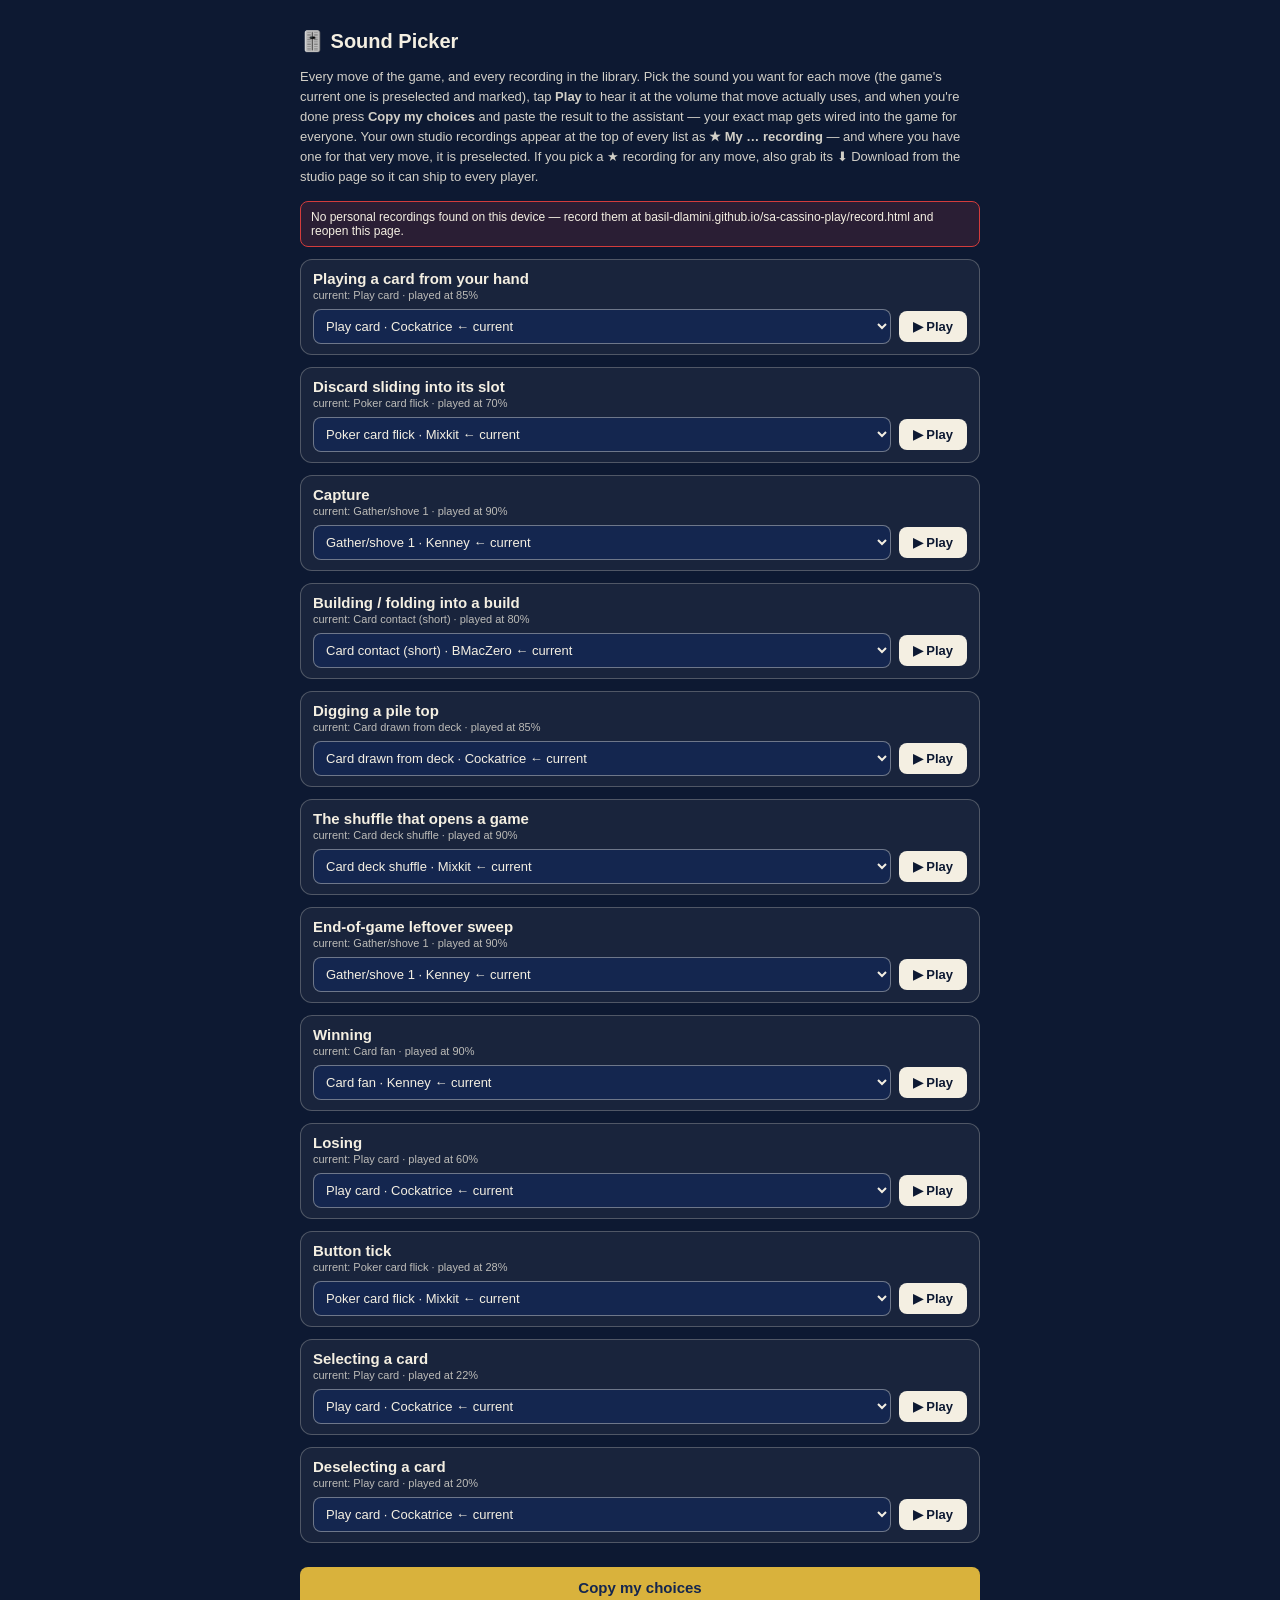
<file: picker.html>
<!DOCTYPE html>
<html lang="en">
<head>
<meta charset="utf-8">
<meta name="viewport" content="width=device-width, initial-scale=1">
<title>Sound Picker — South African Cassino</title>
<style>
  body { font-family: 'Segoe UI', sans-serif; background: #0d1932; color: #f4efe2; padding: 16px; max-width: 680px; margin: 0 auto; }
  h1 { font-size: 20px; } p.lead { font-size: 13px; opacity: .85; line-height: 1.55; }
  .action { background: rgba(255,255,255,.05); border: 1px solid rgba(244,239,226,.25); border-radius: 12px; padding: 10px 12px; margin: 12px 0; }
  .action h2 { font-size: 15px; margin: 0; }
  .action .cur { font-size: 11px; opacity: .75; margin: 2px 0 8px; }
  .row { display: flex; gap: 8px; align-items: center; flex-wrap: wrap; }
  select { flex: 1; min-width: 200px; background: #14264f; color: #f4efe2; border: 1px solid rgba(244,239,226,.4); border-radius: 8px; padding: 8px; font-size: 13px; }
  button { background: #f4efe2; color: #0d1932; border: 0; border-radius: 8px; padding: 8px 14px; font-weight: 700; font-size: 13px; }
  #copy { background: #d9b23c; color: #14264f; width: 100%; margin-top: 12px; padding: 12px; font-size: 15px; }
  #out { font-family: Consolas, monospace; font-size: 11px; background: rgba(0,0,0,.4); border-radius: 8px; padding: 10px; white-space: pre-wrap; }
</style>
</head>
<body>
<h1>🎚️ Sound Picker</h1>
<p class="lead">Every move of the game, and every recording in the library. Pick the sound
you want for each move (the game's current one is preselected and marked), tap
<b>Play</b> to hear it at the volume that move actually uses, and when you're done
press <b>Copy my choices</b> and paste the result to the assistant — your exact map
gets wired into the game for everyone. Your own studio recordings appear at the
top of every list as <b>★ My … recording</b> — and where you have one for that
very move, it is preselected. If you pick a ★ recording for any move, also grab
its ⬇ Download from the studio page so it can ship to every player.</p>
<div id="mystatus" hidden style="font-size:12px;background:rgba(210,60,60,.15);border:1px solid #d23c3c;border-radius:8px;padding:8px 10px;margin-bottom:8px">
  No personal recordings found on this device — record them at
  basil-dlamini.github.io/sa-cassino-play/record.html and reopen this page.
</div>
<div id="list"></div>
<button id="copy">Copy my choices</button>
<div id="out" hidden></div>
<script>
/* the whole library: [file-url, human name, source] — personal studio
   recordings are prepended at load from the device's studio storage */
const LIB = [
  ['sounds/playcard.wav', 'Play card', 'Cockatrice'],
  ['sounds-candidates/tap.wav', 'Card tap', 'Cockatrice'],
  ['sounds-candidates/untap.wav', 'Card slide', 'Cockatrice'],
  ['sounds/draw.wav', 'Card drawn from deck', 'Cockatrice'],
  ['sounds-candidates/Passturn.wav', 'Card flip past', 'Cockatrice'],
  ['sounds-candidates/shuffle.wav', 'Shuffle', 'Cockatrice'],
  ['sounds/pcs-contact1.wav', 'Card contact (short)', 'BMacZero'],
  ['sounds-candidates/pcs-contact2.wav', 'Card contact (long)', 'BMacZero'],
  ['sounds-candidates/pcs-cut.wav', 'Deck cut', 'BMacZero'],
  ['sounds-candidates/pcs-shuffle.wav', 'Deck shuffle', 'BMacZero'],
  ['sounds-candidates/pcs-shuffleandbridge.wav', 'Shuffle and bridge', 'BMacZero'],
  ['sounds/mixkit-2001.mp3', 'Poker card flick', 'Mixkit'],
  ['sounds-candidates/mixkit-1929.mp3', 'Poker card flick (take 2)', 'Mixkit'],
  ['sounds-candidates/mixkit-1994.mp3', 'Poker card placement', 'Mixkit'],
  ['sounds-candidates/mixkit-1930.mp3', 'Poker card placement (take 2)', 'Mixkit'],
  ['sounds/mixkit-3175.mp3', 'Card deck shuffle', 'Mixkit'],
  ['sounds-candidates/mixkit-2002.mp3', 'Deck flourish', 'Mixkit'],
  ['sounds-candidates/mixkit-1990.mp3', 'Thin metal deck shuffle', 'Mixkit'],
  ['sounds/card-shove-1.ogg', 'Gather/shove 1', 'Kenney'],
  ['sounds/card-shove-2.ogg', 'Gather/shove 2', 'Kenney'],
  ['sounds/card-fan-1.ogg', 'Card fan', 'Kenney']
];
const mineURLs = {};   /* 'mine:capture' -> blob URL */
function openDb() {
  return new Promise((res) => {
    /* storage must never freeze the picker: if it does not answer, the
       library builds without personal entries */
    let done = false;
    const bail = () => { if (!done) { done = true; res(null); } };
    const to = setTimeout(bail, 1500);
    const rq = indexedDB.open('sacassino', 1);
    rq.onupgradeneeded = () => rq.result.createObjectStore('ownerSounds');
    rq.onsuccess = () => { if (!done) { done = true; clearTimeout(to); res(rq.result); } };
    rq.onerror = bail;
    rq.onblocked = bail;
  });
}
function loadMine() {
  return Promise.race([
    openDb().then((db) => new Promise((res) => {
      if (!db) return res([]);
      try {
        const out = [];
        const rq = db.transaction('ownerSounds', 'readonly').objectStore('ownerSounds').openCursor();
        rq.onsuccess = () => {
          const cur = rq.result;
          if (!cur) return res(out);
          const key = cur.key, blob = cur.value;
          if (blob && blob.size) {
            const id = 'mine:' + key;
            mineURLs[id] = URL.createObjectURL(blob);
            out.push([id, '★ My ' + key + ' recording (' + Math.round(blob.size / 1024) + 'KB)', 'MY STUDIO']);
          }
          cur.continue();
        };
        rq.onerror = () => res(out);
      } catch (e) { res([]); }
    })),
    new Promise((res) => setTimeout(() => res([]), 3000))
  ]);
}
const ACTIONS = [
  { key: 'place',    title: 'Playing a card from your hand', vol: 0.85, cur: 'sounds/playcard.wav' },
  { key: 'discard',  title: 'Discard sliding into its slot',  vol: 0.7,  cur: 'sounds/mixkit-2001.mp3' },
  { key: 'capture',  title: 'Capture',                        vol: 0.9,  cur: 'sounds/card-shove-1.ogg' },
  { key: 'build',    title: 'Building / folding into a build', vol: 0.8, cur: 'sounds/pcs-contact1.wav' },
  { key: 'steal',    title: 'Digging a pile top',             vol: 0.85, cur: 'sounds/draw.wav' },
  { key: 'deal',     title: 'The shuffle that opens a game',  vol: 0.9,  cur: 'sounds/mixkit-3175.mp3' },
  { key: 'sweep',    title: 'End-of-game leftover sweep',     vol: 0.9,  cur: 'sounds/card-shove-1.ogg' },
  { key: 'win',      title: 'Winning',                        vol: 0.9,  cur: 'sounds/card-fan-1.ogg' },
  { key: 'lose',     title: 'Losing',                         vol: 0.6,  cur: 'sounds/playcard.wav' },
  { key: 'click',    title: 'Button tick',                    vol: 0.28, cur: 'sounds/mixkit-2001.mp3' },
  { key: 'select',   title: 'Selecting a card',               vol: 0.22, cur: 'sounds/playcard.wav' },
  { key: 'deselect', title: 'Deselecting a card',             vol: 0.2,  cur: 'sounds/playcard.wav' }
];
const picks = {};
let current = null;
const list = document.getElementById('list');
loadMine().then((mine) => {
  if (mine.length) LIB.unshift(...mine);
  else document.getElementById('mystatus').hidden = false;
  ACTIONS.forEach((a) => {
    const box = document.createElement('div');
    box.className = 'action';
    const curName = (LIB.find((l) => l[0] === a.cur) || ['', '—'])[1];
    box.innerHTML = '<h2>' + a.title + '</h2><div class="cur">current: ' + curName + ' · played at ' + Math.round(a.vol * 100) + '%</div>';
    const row = document.createElement('div'); row.className = 'row';
    const sel = document.createElement('select');
    LIB.forEach((l) => {
      const o = document.createElement('option');
      o.value = l[0]; o.textContent = l[1] + ' · ' + l[2] + (l[0] === a.cur ? '  ← current' : '');
      sel.appendChild(o);
    });
    /* your own take for this move sits at the top, preselected when present */
    const own = mine.find((m) => m[0] === 'mine:' + a.key);
    if (own) sel.value = own[0];
    else sel.value = a.cur;
    picks[a.key] = sel.value;
    sel.onchange = () => { picks[a.key] = sel.value; };
    const pb = document.createElement('button');
    pb.textContent = '▶ Play';
    pb.onclick = () => {
      if (current) current.pause();
      const au = new Audio(mineURLs[sel.value] || sel.value);
      au.volume = a.vol; current = au; au.play().catch(() => {});
    };
    row.appendChild(sel); row.appendChild(pb);
    box.appendChild(row);
    list.appendChild(box);
  });
});
document.getElementById('copy').onclick = () => {
  const lines = ACTIONS.map((a) => a.key + ': ' + picks[a.key]);
  const out = 'SOUND MAP\n' + lines.join('\n');
  const el = document.getElementById('out');
  el.hidden = false; el.textContent = out;
  if (navigator.clipboard) navigator.clipboard.writeText(out).catch(() => {});
  document.getElementById('copy').textContent = 'Copied — paste it in the chat (also shown below)';
};
</script>
</body>
</html>
</file>
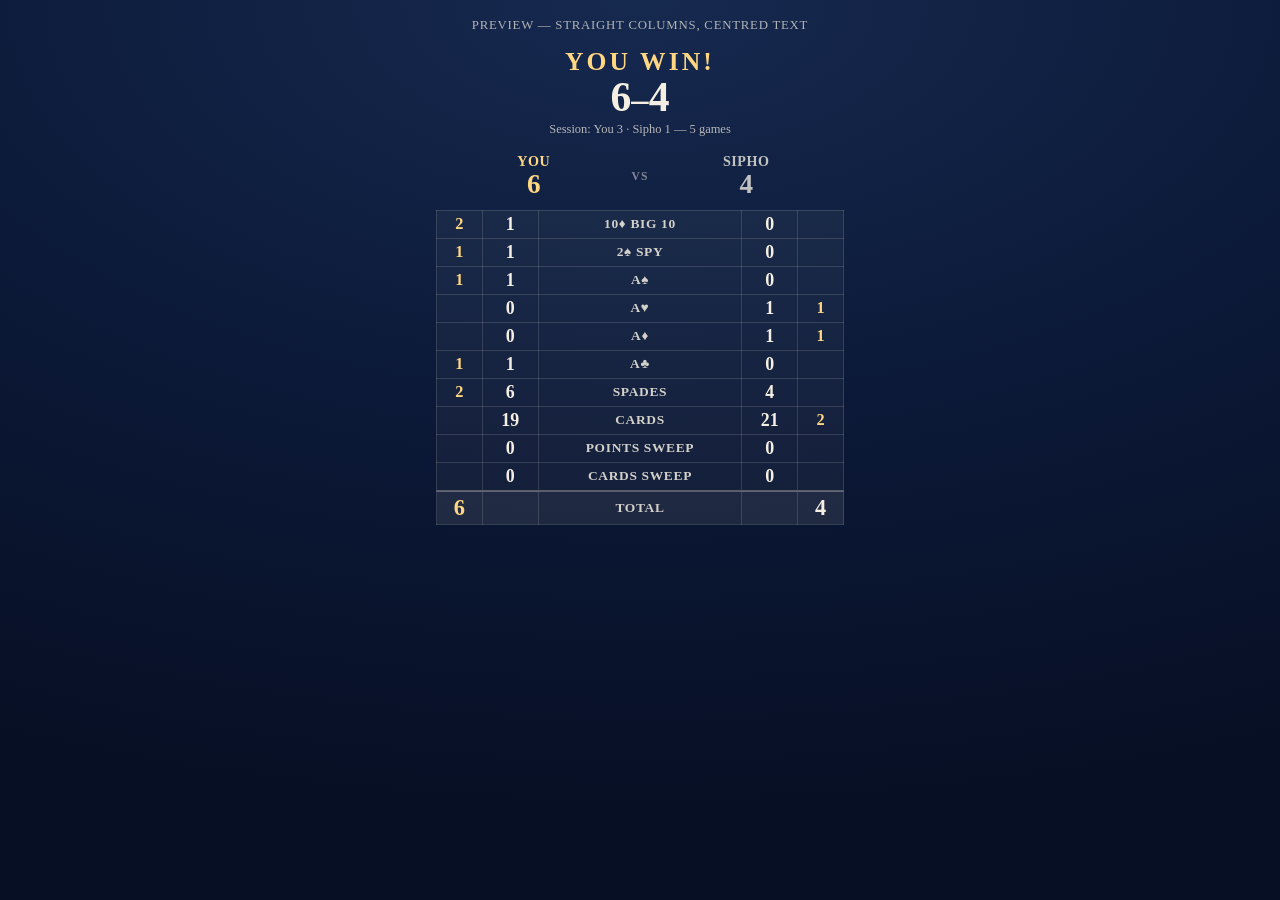
<file: preview.html>
<!DOCTYPE html>
<html lang="en">
<head>
<meta charset="utf-8">
<meta name="viewport" content="width=device-width, initial-scale=1">
<title>Table preview — straight columns</title>
<style>
  :root { --ivory: #f4efe2; }
  * { box-sizing: border-box; }
  body {
    margin: 0; min-height: 100vh;
    background: radial-gradient(120% 90% at 50% 0%, #16294f 0%, #0b1836 55%, #070f24 100%);
    font-family: Georgia, 'Times New Roman', serif;
    color: var(--ivory);
    display: flex; justify-content: center;
  }
  .sheet {
    width: 100%; max-width: 440px; padding: 18px 16px 24px;
  }
  .pv-note {
    text-align: center; font-size: .8rem; opacity: .7; margin-bottom: 14px;
    letter-spacing: .06em; text-transform: uppercase;
  }
  .verdict { text-align: center; padding: 0 0 12px; }
  .verdict-title {
    font-size: clamp(1.2rem, 5.5vw, 1.6rem); font-weight: 700;
    letter-spacing: .12em; text-transform: uppercase; color: #ffd682;
  }
  .verdict-score {
    font-size: clamp(1.9rem, 9.5vw, 2.6rem); font-weight: 800; line-height: 1;
  }
  .verdict-session { margin-top: 3px; font-size: .78rem; opacity: .72; }
  .head {
    display: grid; grid-template-columns: 1fr auto 1fr; align-items: center;
    padding: 4px 0 10px;
  }
  .head .side { text-align: center; }
  .head .side .nm {
    display: block; font-size: .88rem; font-weight: 700;
    letter-spacing: .04em; text-transform: uppercase;
  }
  .head .side.lose { opacity: .78; }
  .head .side.win .nm, .head .side.win .tt { color: #ffd682; }
  .head .side .tt { font-size: 1.7rem; font-weight: 800; line-height: 1.1; }
  .head .mid { font-size: .72rem; font-weight: 700; opacity: .5; text-transform: uppercase; letter-spacing: .1em; }

  /* THE PREVIEW: one real table — every column a single straight channel,
     border-collapse draws unbroken lines, all text centred */
  table.pv {
    width: 100%; border-collapse: collapse;
    background: rgba(244,239,226,.04);
    border: 1px solid rgba(244,239,226,.22);
  }
  table.pv td, table.pv th {
    text-align: center; padding: 3px 8px;
    border: 1px solid rgba(244,239,226,.14);
    white-space: nowrap;
  }
  table.pv .pts { font-size: 1.02rem; font-weight: 800; }
  table.pv .pts.win { color: #ffd682; }
  table.pv .val { font-size: 1.12rem; font-weight: 800; color: var(--ivory); }
  table.pv .lab {
    font-size: .84rem; font-weight: 700; opacity: .85;
    text-transform: uppercase; letter-spacing: .05em;
  }
  table.pv tr.total td, table.pv tr.total th {
    border-top: 2px solid rgba(244,239,226,.3);
    background: rgba(244,239,226,.05);
  }
  table.pv tr.total .pts { font-size: 1.4rem; }
</style>
</head>
<body>
  <div class="sheet">
    <div class="pv-note">Preview — straight columns, centred text</div>
    <div class="verdict">
      <div class="verdict-title">You win!</div>
      <div class="verdict-score">6<small>&ndash;</small>4</div>
      <div class="verdict-session">Session: You 3 &middot; Sipho 1 &mdash; 5 games</div>
    </div>
    <div class="head">
      <div class="side win"><span class="nm">You</span><span class="tt">6</span></div>
      <span class="mid">vs</span>
      <div class="side lose"><span class="nm">Sipho</span><span class="tt">4</span></div>
    </div>
    <table class="pv">
      <tr><td class="pts win">2</td><td class="val">1</td><th class="lab">10&diams; Big 10</th><td class="val">0</td><td class="pts"></td></tr>
      <tr><td class="pts win">1</td><td class="val">1</td><th class="lab">2&spades; Spy</th><td class="val">0</td><td class="pts"></td></tr>
      <tr><td class="pts win">1</td><td class="val">1</td><th class="lab">A&spades;</th><td class="val">0</td><td class="pts"></td></tr>
      <tr><td class="pts"></td><td class="val">0</td><th class="lab">A&hearts;</th><td class="val">1</td><td class="pts win">1</td></tr>
      <tr><td class="pts"></td><td class="val">0</td><th class="lab">A&diams;</th><td class="val">1</td><td class="pts win">1</td></tr>
      <tr><td class="pts win">1</td><td class="val">1</td><th class="lab">A&clubs;</th><td class="val">0</td><td class="pts"></td></tr>
      <tr><td class="pts win">2</td><td class="val">6</td><th class="lab">Spades</th><td class="val">4</td><td class="pts"></td></tr>
      <tr><td class="pts"></td><td class="val">19</td><th class="lab">Cards</th><td class="val">21</td><td class="pts win">2</td></tr>
      <tr><td class="pts"></td><td class="val">0</td><th class="lab">Points sweep</th><td class="val">0</td><td class="pts"></td></tr>
      <tr><td class="pts"></td><td class="val">0</td><th class="lab">Cards sweep</th><td class="val">0</td><td class="pts"></td></tr>
      <tr class="total"><td class="pts win">6</td><td class="val"></td><th class="lab">Total</th><td class="val"></td><td class="pts">4</td></tr>
    </table>
  </div>
</body>
</html>
</file>
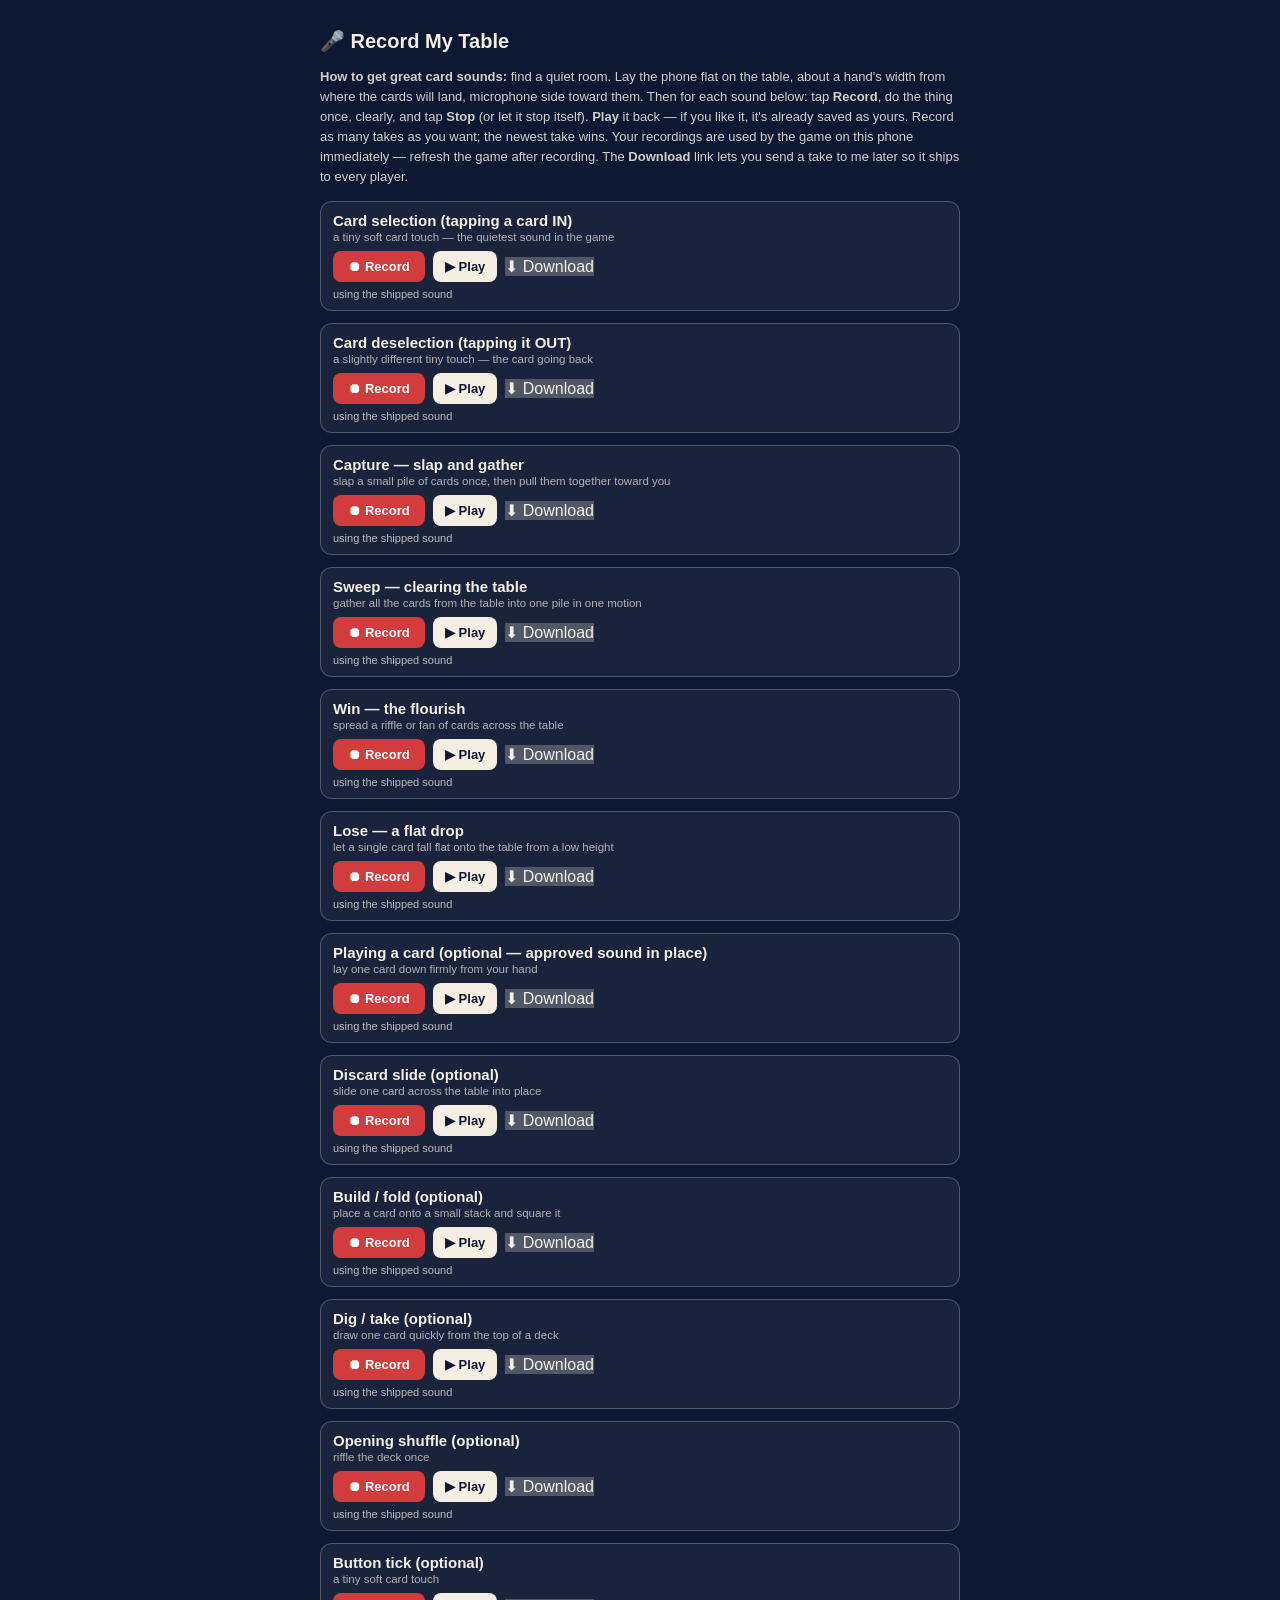
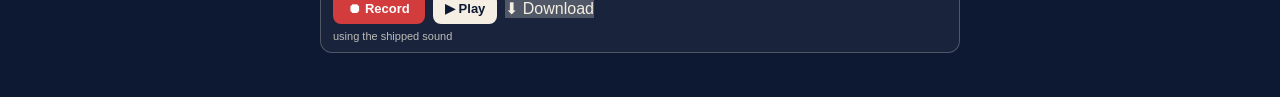
<file: record.html>
<!DOCTYPE html>
<html lang="en">
<head>
<meta charset="utf-8">
<meta name="viewport" content="width=device-width, initial-scale=1">
<title>Record My Table — South African Cassino</title>
<style>
  body { font-family: 'Segoe UI', sans-serif; background: #0d1932; color: #f4efe2; padding: 16px; max-width: 640px; margin: 0 auto; }
  h1 { font-size: 20px; } p.lead { font-size: 13px; opacity: .85; line-height: 1.55; }
  .action { background: rgba(255,255,255,.05); border: 1px solid rgba(244,239,226,.25); border-radius: 12px; padding: 10px 12px; margin: 12px 0; }
  .action h2 { font-size: 15px; margin: 0 0 2px; }
  .action .desc { font-size: 11.5px; opacity: .7; margin: 0 0 8px; }
  .row { display: flex; gap: 8px; flex-wrap: wrap; align-items: center; }
  button { border: 0; border-radius: 8px; padding: 8px 12px; font-weight: 700; font-size: 13px; }
  .rec { background: #d23c3c; color: #fff; min-width: 92px; }
  .rec.on { background: #fff; color: #d23c3c; }
  .ply { background: #f4efe2; color: #0d1932; }
  .use { background: #3cb464; color: #06210f; }
  .dl   { background: rgba(244,239,226,.25); color: #f4efe2; text-decoration: none; display: inline-block; }
  .del  { background: rgba(244,239,226,.15); color: #f4efe2; }
  .state { font-size: 11px; opacity: .75; margin-top: 6px; }
  .mine { border-color: #3cb464; }
  #status { font-size: 12px; opacity: .8; margin-top: 4px; min-height: 16px; }
</style>
</head>
<body>
<h1>🎤 Record My Table</h1>
<p class="lead"><b>How to get great card sounds:</b> find a quiet room. Lay the phone flat
on the table, about a hand's width from where the cards will land, microphone
side toward them. Then for each sound below: tap <b>Record</b>, do the thing
once, clearly, and tap <b>Stop</b> (or let it stop itself). <b>Play</b> it
back — if you like it, it's already saved as yours. Record as many takes as
you want; the newest take wins. Your recordings are used by the game on this
phone immediately — refresh the game after recording. The <b>Download</b>
link lets you send a take to me later so it ships to every player.</p>
<div id="list"></div>
<div id="status"></div>
<script>
const ACTIONS = [
  { key: 'select',  title: 'Card selection (tapping a card IN)', tip: 'a tiny soft card touch — the quietest sound in the game' },
  { key: 'deselect', title: 'Card deselection (tapping it OUT)', tip: 'a slightly different tiny touch — the card going back' },
  { key: 'capture', title: 'Capture — slap and gather', tip: 'slap a small pile of cards once, then pull them together toward you' },
  { key: 'sweep',   title: 'Sweep — clearing the table', tip: 'gather all the cards from the table into one pile in one motion' },
  { key: 'win',     title: 'Win — the flourish',         tip: 'spread a riffle or fan of cards across the table' },
  { key: 'lose',    title: 'Lose — a flat drop',         tip: 'let a single card fall flat onto the table from a low height' },
  { key: 'place',   title: 'Playing a card (optional — approved sound in place)', tip: 'lay one card down firmly from your hand' },
  { key: 'discard', title: 'Discard slide (optional)',   tip: 'slide one card across the table into place' },
  { key: 'build',   title: 'Build / fold (optional)',    tip: 'place a card onto a small stack and square it' },
  { key: 'steal',   title: 'Dig / take (optional)',      tip: 'draw one card quickly from the top of a deck' },
  { key: 'deal',    title: 'Opening shuffle (optional)', tip: 'riffle the deck once' },
  { key: 'click',   title: 'Button tick (optional)',     tip: 'a tiny soft card touch' }
];
function openDb() {
  return new Promise((res, rej) => {
    const rq = indexedDB.open('sacassino', 1);
    rq.onupgradeneeded = () => rq.result.createObjectStore('ownerSounds');
    rq.onsuccess = () => res(rq.result);
    rq.onerror = () => rej(rq.error);
  });
}
function dbPut(key, blob) { return openDb().then((db) => new Promise((res, rej) => {
  const tx = db.transaction('ownerSounds', 'readwrite');
  tx.objectStore('ownerSounds').put(blob, key);
  tx.oncomplete = res; tx.onerror = () => rej(tx.error);
})); }
function dbGet(key) { return openDb().then((db) => new Promise((res) => {
  const rq = db.transaction('ownerSounds', 'readonly').objectStore('ownerSounds').get(key);
  rq.onsuccess = () => res(rq.result || null); rq.onerror = () => res(null);
})); }
function dbDel(key) { return openDb().then((db) => new Promise((res) => {
  const tx = db.transaction('ownerSounds', 'readwrite');
  tx.objectStore('ownerSounds').delete(key);
  tx.oncomplete = res; tx.onerror = res;
})); }

let stream = null, rec = null, chunks = [], active = null;
const status = (s) => { document.getElementById('status').textContent = s || ''; };

ACTIONS.forEach((a) => {
  const box = document.createElement('div');
  box.className = 'action'; box.id = 'act-' + a.key;
  box.innerHTML = '<h2>' + a.title + '</h2><div class="desc">' + a.tip + '</div>';
  const row = document.createElement('div'); row.className = 'row';
  const rb = document.createElement('button'); rb.className = 'rec'; rb.textContent = '⏺ Record';
  const pb = document.createElement('button'); pb.className = 'ply'; pb.textContent = '▶ Play';
  const dl = document.createElement('a'); dl.className = 'dl'; dl.textContent = '⬇ Download'; dl.hidden = true;
  const del = document.createElement('button'); del.className = 'del'; del.textContent = 'Remove mine'; del.hidden = true;
  const state = document.createElement('div'); state.className = 'state';
  const refresh = () => dbGet(a.key).then((b) => {
    const mine = !!b;
    box.classList.toggle('mine', mine);
    state.textContent = mine ? '✔ your recording is saved — the game uses it on this phone' : 'using the shipped sound';
    dl.hidden = !mine;
    if (mine) { dl.href = URL.createObjectURL(b); dl.download = 'my-' + a.key + '.webm'; }
    del.hidden = !mine;
  });
  refresh();
  rb.onclick = async () => {
    if (rec && rec.state === 'recording') { rec.stop(); return; }
    try {
      if (!stream) stream = await navigator.mediaDevices.getUserMedia({ audio: { echoCancellation: false, noiseSuppression: false, autoGainControl: false } });
    } catch (e) { status('Microphone blocked — allow mic access and try again.'); return; }
    chunks = [];
    const mime = ['audio/webm;codecs=opus', 'audio/webm', 'audio/mp4'].find((m) => MediaRecorder.isTypeSupported(m)) || '';
    rec = new MediaRecorder(stream, mime ? { mimeType: mime } : undefined);
    rec.ondataavailable = (e) => chunks.push(e.data);
    rec.onstop = () => {
      rb.textContent = '⏺ Record'; rb.classList.remove('on');
      document.querySelectorAll('.rec').forEach((b) => { b.disabled = false; });
      const blob = new Blob(chunks, { type: rec.mimeType || 'audio/webm' });
      dbPut(a.key, blob).then(() => { status('Saved your "' + a.key + '" take.'); refresh(); })
        .catch(() => status('Could not save — storage full?'));
      active = { key: a.key, blob };
    };
    rec.start();
    active = a.key;
    rb.textContent = '⏹ Stop'; rb.classList.add('on');
    status('Recording "' + a.key + '"… do the thing once, then tap Stop.');
    setTimeout(() => { if (rec && rec.state === 'recording') rec.stop(); }, 4000);
  };
  pb.onclick = () => {
    dbGet(a.key).then((b) => {
      if (!b) { status('No take saved yet for "' + a.key + '".'); return; }
      new Audio(URL.createObjectURL(b)).play().catch(() => {});
    });
  };
  del.onclick = () => dbDel(a.key).then(refresh);
  row.appendChild(rb); row.appendChild(pb); row.appendChild(dl); row.appendChild(del);
  box.appendChild(row); box.appendChild(state);
  document.getElementById('list').appendChild(box);
});
</script>
</body>
</html>
</file>
<file: css/style.css>
/* style.css — portrait "phone table" layout, real-deck cards, green felt.
   TWO-HAND game: the approved mockup layout — full-width player bars,
   fanned hands at the screen edges, area slots exactly card-sized beside
   message zones, a 4-column discard grid, the ad strip at the foot.
   Palette: the Motorcycle card back — navy surfaces, ivory text and
   keylines, royal blue for the active player's banner.
   THREE/FOUR hands keep the corner layouts until their redesign. */

:root {
  --card-w: 76px;      /* overwritten by the fit-to-hand computation at deal time */
  --card-w-sm: calc(var(--card-w) * 0.62);
  --col: 600px;        /* portrait column width — cards size themselves to fit */
  --felt: radial-gradient(ellipse at 50% 25%, #27754e 0%, #1b5c3b 45%, #0d3524 100%);
  --frame-line: rgba(244,239,226,.28);
  --ivory: #f4efe2; --ivory-dim: rgba(244,239,226,.4);
  --navy: #0d1d44; --royal: #21489e; --royal-deep: #16357c;
}

* { box-sizing: border-box; margin: 0; padding: 0; -webkit-tap-highlight-color: transparent; }
html, body { height: 100%; }
body {
  font-family: "Segoe UI", system-ui, -apple-system, Roboto, sans-serif;
  color: var(--ivory);
  background: radial-gradient(ellipse at 50% 20%, #14204a 0%, #0a1027 70%, #060a1c 100%);
  min-height: 100dvh;
  display: flex; flex-direction: column; align-items: center;
  overflow: hidden;
}
.hidden { display: none !important; }
button { font-family: inherit; cursor: pointer; }
small { opacity: .75; }

/* ============ portrait column ============ */
.screen {
  width: 100%; max-width: var(--col);
  flex: 1; display: flex; flex-direction: column;
}
/* the game screen always carries the felt — the body behind is navy */
#screen-game { background: var(--felt); }
.menu-screen, .setup-screen, .how-screen {
  align-items: center; justify-content: center;
  padding: 16px; overflow-y: auto;
}
/* phone frame on wide screens */
@media (min-width: 640px) {
  body { padding: 14px 0; }
  .screen {
    border-radius: 24px;
    border: 1px solid var(--frame-line);
    background: var(--felt);
    box-shadow: 0 30px 90px rgba(0,0,0,.65), inset 0 0 60px rgba(0,0,0,.15);
    max-height: calc(100dvh - 28px);
  }
  #banner-ad {
    border-radius: 14px; border: 1px solid var(--frame-line);
    /* the standard 728 leaderboard (owner 2026-09-18): the wide table's area
       follows the ad's width — the bigger banner gives the cards their room */
    max-width: 728px;
    box-shadow: 0 12px 30px rgba(0,0,0,.5);
  }
}

/* ============ buttons ============ */
.btn {
  border: 1px solid rgba(255,255,255,.25);
  background: rgba(255,255,255,.08);
  color: #f2efe6;
  padding: 10px 16px; border-radius: 10px;
  font-size: 15px; line-height: 1.25;
  transition: transform .08s ease, background .15s ease, box-shadow .15s ease;
  text-align: center;
}
.btn:hover { background: rgba(255,255,255,.16); }
.btn:active { transform: scale(.97); }
.btn.primary {
  background: linear-gradient(180deg, #faf6ea, #e9e0c7);
  border-color: rgba(13,29,68,.35); color: #14264f; font-weight: 700;
  box-shadow: 0 3px 10px rgba(0,0,0,.35);
}
.btn.primary:hover { background: linear-gradient(180deg, #fffdf4, #efe8d2); }
.btn.danger { background: rgba(160, 40, 40, .45); border-color: rgba(255,120,120,.5); }
.btn.accent { background: rgba(33,72,158,.28); border-color: rgba(244,239,226,.55); }
.btn.secondary { background: transparent; }
.btn.subtle { opacity: .7; }
.btn.small { padding: 6px 10px; font-size: 12px; border-radius: 8px; font-weight: 800; }

/* my table voice — the personal recordings status in Settings */
.my-sounds-row { margin-top: 12px; padding-top: 10px; border-top: 1px solid rgba(244,239,226,.2); }
.my-sounds-label { font-size: 11px; opacity: .7; margin-bottom: 6px; }
.my-sounds-list { display: flex; flex-wrap: wrap; gap: 5px; }
.my-sounds-list span { font-size: 11px; padding: 3px 8px; border-radius: 8px;
  background: rgba(255,255,255,.07); color: #f4efe2; }
.my-sounds-list span.snd-mine { background: rgba(60,180,100,.22); color: #9fe8b5; font-weight: 700; }
.my-sounds-list span.snd-ship { opacity: .55; }
/* the voice bridge: SAVE the recordings to a file on one device, LOAD them
   on the other — the two screens then speak with the same voice */
.voice-port-row { display: flex; gap: 8px; margin-top: 8px; }
.voice-port-row .btn { flex: 1; padding: 9px 6px; font-size: .78rem; }
.btn.big { font-size: 17px; padding: 14px 18px; width: 100%; }
.btn.hint-chip {
  background: rgba(244,239,226,.12); border-color: var(--ivory); color: var(--ivory);
  font-size: 14px; text-align: left;
}
.btn-row { display: flex; gap: 10px; margin-top: 18px; }
.btn-row .btn { flex: 1; }

/* ============ menu / setup / how ============ */
.menu-card {
  width: min(420px, 94vw);
  background: rgba(0,0,0,.28);
  border: 1px solid var(--frame-line);
  border-radius: 18px; padding: 28px;
  display: flex; flex-direction: column; gap: 10px;
  box-shadow: 0 20px 50px rgba(0,0,0,.45);
  text-align: center;
}
.menu-suits { font-size: 22px; letter-spacing: 10px; }
.menu-suits .red { color: #ff6b6b; }
.menu-card h1 { font-size: clamp(28px, 7vw, 40px); line-height: 1.05; letter-spacing: 1px; text-shadow: 0 3px 8px rgba(0,0,0,.5); }
.tagline { opacity: .8; margin-bottom: 10px; font-style: italic; }
.session-tally { margin-top: 8px; font-size: 13px; opacity: .75; }

.setup-screen h3 { margin: 8px 0; font-size: 15px; opacity: .85; }
.choice-row { display: flex; gap: 8px; }
.choice-row .choice {
  flex: 1; padding: 12px 8px; border-radius: 12px;
  background: rgba(255,255,255,.06); border: 2px solid rgba(255,255,255,.15);
  color: inherit; font-size: 15px; line-height: 1.3;
}
.choice-row .choice small { display: block; font-size: 11.5px; }
.choice-row .choice.on {
  border-color: var(--ivory); background: rgba(33,72,158,.3);
  box-shadow: 0 0 0 3px rgba(33,72,158,.25);
}
.setup-preview { margin-top: 14px; font-size: 14px; opacity: .85; line-height: 1.45; }

.how-card {
  width: min(680px, 94vw); background: rgba(0,0,0,.28);
  border: 1px solid var(--frame-line); border-radius: 18px;
  padding: 24px; line-height: 1.55; overflow-y: auto;
  box-shadow: 0 20px 50px rgba(0,0,0,.45);
}
.how-card h2 { margin-bottom: 10px; }
.how-card p { margin: 10px 0; }
.how-card ul { margin: 6px 0 6px 22px; }
.how-card li { margin: 6px 0; }
.score-list li { list-style: none; margin-left: -18px; }

/* ============ cards ============ */
/* The card is its own size container, so corner + pip text scales with the
   card in cqw units (1cqw = 1% of card width) whatever size it renders at. */
.card {
  position: relative; width: var(--card-w); aspect-ratio: 5 / 7;
  container-type: inline-size;
  background: linear-gradient(160deg, #faf6ea 0%, #efe6cf 100%);
  border-radius: 0; color: #16181d;   /* proper rectangles (owner's ruling) */
  box-shadow: 0 2px 7px rgba(0,0,0,.4), inset 0 0 0 1px rgba(0,0,0,.1), inset 0 0 0 3px rgba(13,29,68,.14);
  font-family: Georgia, "Times New Roman", serif;
  user-select: none; flex: 0 0 auto;
  transition: transform .15s ease, box-shadow .15s ease, opacity .15s ease, filter .15s;
}
.card.red { color: #c2232a; }
.card .corner {
  position: absolute; font-size: 15px; font-size: 20cqw; font-weight: 700;   /* numbering a quarter larger (owner's ask) */
  line-height: 1.02; text-align: center;
  display: flex; flex-direction: column; align-items: center;
}
.card .corner .s { font-size: .82em; }
.card .corner.tl { top: 4cqw; left: 4cqw; }
.card .corner.br { bottom: 4cqw; right: 4cqw; transform: rotate(180deg); }
.card .pips { position: absolute; inset: 10% 20%; }
.card .pip {
  position: absolute; transform: translate(-50%, -50%);
  font-size: 19cqw; line-height: 1;
}
.card .pip.flip { transform: translate(-50%, -50%) rotate(180deg); }
.card .pip.ace { font-size: 42cqw; }
.card.small { width: var(--card-w-sm); }
.card.back {
  border: 2px solid #f4efe2;
  background:
    repeating-linear-gradient(45deg, rgba(244,239,226,.17) 0 1px, transparent 1px 5.5px),
    repeating-linear-gradient(-45deg, rgba(244,239,226,.17) 0 1px, transparent 1px 5.5px),
    linear-gradient(180deg, #21489e, #16357c);
  box-shadow: 0 2px 7px rgba(0,0,0,.45), inset 0 0 0 2px #16357c, inset 0 0 0 3.5px #f4efe2, inset 0 0 0 9px #16357c;
}
/* the central medallion: line-art motorcycle, wings, wordmark (injected by ui.js) */
.card.back .embl {
  position: absolute; inset: 15% 9% 12%;
  background: rgba(13,29,68,.88);
  border: 1.2px solid rgba(244,239,226,.85); border-radius: 9px;
  box-shadow: inset 0 0 0 3px rgba(13,29,68,.88), inset 0 0 0 4px rgba(244,239,226,.5);
  display: flex; align-items: center; justify-content: center;
}
.card.back .embl svg { width: 92%; height: auto; display: block; }
.card.dim { opacity: .45; filter: saturate(.6); }
.card.selected { transform: translateY(-14px) scale(1.06); box-shadow: 0 0 0 3px var(--ivory), 0 8px 18px rgba(0,0,0,.45); }
.card.highlight { box-shadow: 0 0 0 3px rgba(244,239,226,.9), 0 3px 10px rgba(0,0,0,.4); }
.card.preview { transform: translateY(-8px); box-shadow: 0 0 0 3px #7fd4ff, 0 6px 14px rgba(0,0,0,.4); }
/* low graphics: transitions trimmed to a short transform only */
.card { transition: transform .12s ease; }
@keyframes pop-in { from { transform: scale(1.25); opacity: .4; } to { transform: scale(1); opacity: 1; } }
.area-box.highlight { border-color: var(--ivory); }

/* ============ game screen (600×800 canvas · Ivory & Gold) ============ */
.game-screen { padding: 0; gap: 0; overflow: hidden; }

/* --- control bar (top) --- */
#control-bar {
  display: flex; align-items: center; gap: 8px;
  background: rgba(10,16,42,.92); padding: 6px 10px;
  border-bottom: 1px solid rgba(244,239,226,.35);
  flex: 0 0 auto;
}
#score-box {
  background: radial-gradient(circle at 35% 30%, #fbf8ee, #efe8d2 70%, #ddd2b2);
  color: #14264f; font-weight: 800; font-size: 13.5px;
  border: 1.5px solid rgba(13,29,68,.45); border-radius: 999px;
  padding: 4px 13px; min-width: 58px; text-align: center; box-shadow: 0 1px 4px rgba(0,0,0,.45);
}
#round-label { flex: 1; font-size: 13px; color: var(--ivory); letter-spacing: 1.5px; text-transform: uppercase; font-weight: 700; }
.cbtn {
  width: 34px; height: 34px; display: flex; align-items: center; justify-content: center;
  background: rgba(244,239,226,.07); border: 1px solid var(--ivory-dim);
  border-radius: 8px; color: var(--ivory); cursor: pointer;
  transition: background .15s ease, transform .08s ease;
}
.cbtn:hover { background: rgba(244,239,226,.2); }
.cbtn:active { transform: scale(.94); }
.cbtn svg { width: 17px; height: 17px; fill: none; stroke: currentColor; stroke-width: 2.1; stroke-linecap: round; stroke-linejoin: round; }

/* --- opponent zone --- */
#opp-zone { display: flex; flex-direction: column; gap: 4px; padding: 8px 12px 2px; }
#opp-fan {
  display: flex; justify-content: center; align-items: center;
  min-height: calc(var(--card-w) * 1.4);
}
#opp-fan .card { margin-left: calc(var(--card-w) * -0.6667); }
#opp-fan .card:first-child { margin-left: 0; }

/* --- name banners: navy; ROYAL BLUE while it is that player's turn --- */
.namebar {
  position: relative;
  display: flex; justify-content: center; align-items: center; gap: 7px;
  background: linear-gradient(180deg, rgba(16,26,58,.94), rgba(9,15,38,.94));
  border-radius: 10px; padding: 6px 14px;
  font-family: 'Segoe UI', system-ui, sans-serif;
  font-size: 12px; font-weight: 800; letter-spacing: 2.5px; text-transform: uppercase;
  border: 1px solid rgba(244,239,226,.35);
  transition: background .25s ease;
}
.nb-emblem { color: var(--ivory); font-size: 10px; opacity: .9; }
.namebar small { font-weight: 400; letter-spacing: .5px; text-transform: none; opacity: .75; }
.namebar.active {
  background: linear-gradient(180deg, #2a54b0, #16357c);
  border-color: rgba(244,239,226,.5);
  box-shadow: inset 0 0 0 1.5px rgba(244,239,226,.4);
}
.namebar.stealable { box-shadow: 0 0 0 2px rgba(255,150,150,.9); }
#turn-text {
  position: absolute; right: 10px; top: 50%; transform: translateY(-50%);
  font-size: 11.5px; font-weight: 600; letter-spacing: .3px; text-transform: none; opacity: .85;
}

/* --- player areas: capture pile + build boxes, card-sized, unlabeled --- */
.area-row { display: flex; align-items: flex-end; gap: 8px; }
.opp-areas { justify-content: flex-start; padding: 3px 0 2px; }
.area-box {
  position: relative;
  display: flex; align-items: center; justify-content: center;
  width: calc(var(--card-w) + 12px);
  min-height: calc(var(--card-w) * 1.4 + 12px);
  border: 1.5px dashed rgba(244,239,226,.3); border-radius: 0; padding: 5px;
  background: rgba(0,0,0,.16);
}
.area-box.has-build { border-style: solid; border-color: rgba(244,239,226,.75); background: rgba(0,0,0,.28); }
.area-box.preview { border-color: #7fd4ff; box-shadow: 0 0 10px rgba(127,212,255,.3); }
.area-box.highlight { border-color: var(--ivory); }   /* low graphics: no pop animation */
.bz-cards { display: flex; align-items: flex-end; }
.bz-cards .card { margin-left: calc(var(--card-w) * -0.55); position: relative; }
.bz-cards .card:first-child { margin-left: 0; }
.build-val {
  position: absolute; top: -8px; right: -8px; z-index: 2;
  width: 23px; height: 23px; border-radius: 50%;
  background: linear-gradient(180deg, #fbf8ee, #ddd2b2);
  color: #14264f; font-size: 13px; font-weight: 800;
  display: flex; align-items: center; justify-content: center;
  border: 1.5px solid rgba(13,29,68,.45);
  box-shadow: 0 1px 4px rgba(0,0,0,.5); font-family: 'Segoe UI', sans-serif;
}
.build-lock { position: absolute; bottom: -7px; right: -7px; z-index: 2; font-size: 12px; }
.pile-top { display: flex; align-items: flex-end; gap: 5px; }
.pile-count { font-size: 12px; opacity: .85; padding-bottom: 3px; }
/* tutorial pile statistics — an ivory tag overlaying the slot's foot */
.pile-stats {
  position: absolute; left: 0; right: 0; bottom: 2px; z-index: 3;
  width: 100%; text-align: center; pointer-events: none;
  font-size: 9px; font-weight: 600; color: var(--ivory);
  background: rgba(9,15,38,.78); border-radius: 4px; padding: 1px 0;
  font-family: 'Segoe UI', sans-serif; letter-spacing: .3px;
}

/* --- middle band: discard grid flanked by the players area columns --- */
#table-middle {
  flex: 1; display: flex; align-items: stretch; justify-content: center; gap: 8px;
  padding: 6px 10px; min-height: 90px;
}
#opp-side, #my-side {
  display: flex; flex-direction: column; justify-content: center; align-items: center; gap: 8px;
  width: calc(var(--card-w) + 24px); flex: 0 0 auto;
}
.area-row.vertical { flex-direction: column; align-items: stretch; gap: 8px; flex: 1; justify-content: space-evenly; }
.area-row.vertical .area-box { flex: 1; }
.area-row.vertical.active .area-box { border-color: rgba(244,239,226,.8); }

/* --- discard area: shaded cell grid, no label --- */
#discard-grid-wrap {
  display: flex; flex-direction: column; align-items: center; justify-content: center;
  overflow: hidden;
}
#table-cards {
  display: grid; grid-template-columns: repeat(3, var(--card-w)); gap: 7px;
  justify-content: center;
}
.grid-cell {
  width: var(--card-w); aspect-ratio: 5 / 7;
  border: 1.5px solid rgba(244,239,226,.16); border-radius: 0;   /* cards and their slots share the rectangle */
  background: rgba(0,0,0,.09);
}

.plates-row { display: flex; justify-content: space-between; gap: 10px; padding: 8px 12px 2px; }
.plates-row .namebar { max-width: 46%; }
.nb-order {
  min-width: 21px; height: 21px; padding: 0 4px; margin-left: 4px;
  display: inline-flex; align-items: center; justify-content: center;
  background: linear-gradient(180deg, #fbf8ee, #ddd2b2); color: #14264f;
  border: 1.5px solid rgba(13,29,68,.45); border-radius: 999px;
  font-family: 'Segoe UI', sans-serif; font-size: 11.5px; font-weight: 800;
}
.area-row.vertical.keep-top { justify-content: flex-start; }
.area-row.vertical.keep-top .area-box { flex: 0 0 auto; }
.area-row.vertical.keep-bottom { justify-content: flex-end; margin-top: auto; }
.area-row.vertical.keep-bottom .area-box { flex: 0 0 auto; }

/* --- action strip: a floating pill over the discard area — the board
       beneath stays visible and the layout never shifts. Low graphics:
       no blur, no glow — flat colour only (kind to low-end phones) --- */
#table-middle { position: relative; }
#action-panel {
  position: absolute; left: 50%; bottom: 6px; transform: translateX(-50%);
  display: flex; flex-wrap: wrap; gap: 7px; justify-content: center; align-items: center;
  max-width: 96%; padding: 6px 12px; margin: 0; min-height: 0;
  background: rgba(9,15,38,.85); border: 1px solid rgba(244,239,226,.4); border-radius: 14px;
  pointer-events: none; z-index: 20;
}
#action-panel:empty { display: none; }
#action-panel .btn, #action-panel .panel-hint { pointer-events: auto; }
.panel-hint { font-size: 13.5px; opacity: .92; padding: 5px 4px; }
.panel-hint.coach { font-style: italic; color: var(--ivory); }
.panel-hint.rule-note { color: var(--ivory); font-style: italic; }
#action-panel .btn { max-width: 100%; font-size: 13.5px; padding: 8px 12px; }

/* the live confirmation strip: words only */
.confirm-head {
  font-family: 'Segoe UI', system-ui, sans-serif; font-size: 16.5px; font-weight: 800; color: var(--ivory);
  letter-spacing: .5px; padding: 2px 4px;
}
.confirm-row { display: flex; gap: 7px; align-items: center; }

/* the neglect claim (owner's law 2026-09-18): a quiet amber entry among the
   choices — never an alert, it waits to be tapped */
.btn.claim-btn {
  background: rgba(176, 122, 28, .32);
  border-color: rgba(240, 200, 120, .55);
}
.btn.claim-btn:hover { background: rgba(196, 144, 44, .45); }
#bar-acts.multi { flex-wrap: wrap; justify-content: flex-end; }
#bar-acts .btn.claim-btn { color: #f7e3b2; }

/* --- my areas (right) + my bar + overlapping hand --- */
#my-areas {
  display: flex; justify-content: flex-end; align-items: flex-end; gap: 8px;
  padding: 4px 12px 2px;
}
.shiya-chip {
  display: flex; align-items: center; gap: 6px;
  font-size: 12px; color: var(--ivory); cursor: pointer;
  background: rgba(33,72,158,.25); border: 1px solid rgba(244,239,226,.5);
  padding: 5px 10px; border-radius: 16px; margin-right: auto;
}
.shiya-chip input { accent-color: #2a54b0; }
#my-areas .area-row { justify-content: flex-end; }

#my-row {
  display: flex; align-items: flex-end;
  padding: 10px 12px 10px; background: rgba(9,15,38,.5);
  border-top: 1px solid rgba(244,239,226,.2);
  border-radius: 0 0 24px 24px;
}
#my-hand {
  display: flex; align-items: flex-end; justify-content: center; flex: 1;
  flex-wrap: nowrap; overflow: visible; padding: 6px 0 0;
  min-height: calc(var(--card-w) * 1.4 + 16px);
}
#my-hand .card { margin-left: calc(var(--card-w) * -0.6667); }
#my-hand .card:first-child { margin-left: 0; }
.card.in-hand { cursor: pointer; }
/* the lift exists only while the turn is LIVE — on touch screens a tap fires
   a sticky hover, and a liftable card reads as selectable during the
   opponent's turn (owner's ruling: nothing selectable before your ribbon lights) */
#screen-game.turn-live .card.in-hand:hover { transform: translateY(-10px); z-index: 30; }
.card.in-hand.selected { transform: translateY(-16px) scale(1.05); z-index: 31; }
.card.in-hand.dim { opacity: .55; }

/* --- three hands: horizontal areas under the banners, pile at the far edge --- */
.opp-corner.left { align-items: flex-start; }
.opp-corner.right { align-items: flex-end; }
.opp-corner .area-row { padding-top: 3px; }
.area-row.mirror { flex-direction: row-reverse; }
.area-row.active .area-box { border-color: rgba(244,239,226,.8); }
#table-cards.cols-4 { grid-template-columns: repeat(4, var(--card-w)); }

/* --- four hands: four corners, anticlockwise (Thandi TL · Sipho TR · Naledi BL · me BR) --- */
.corner-row { display: flex; gap: 10px; padding: 8px 12px 2px; }
#opp-zone.mode-4 { padding: 0; }
.opp-corner {
  flex: 1; display: flex; flex-direction: column; align-items: center; gap: 4px; min-width: 0;
}
.opp-corner .namebar { max-width: 100%; }
.opp-corner.partner .namebar { border-color: rgba(244,239,226,.9); }

/* bottom strip: Naledi's plate + mini fan left, my name bar right */
#bottom-row { display: flex; align-items: center; gap: 10px; padding: 2px 12px 0; }
#bottom-row #my-bar { flex: 1; }
#opp-corner-bl { flex: 0 0 auto; }
.bl-block { display: flex; align-items: center; gap: 8px; }
.bl-block .namebar { padding: 4px 10px; font-size: 12px; letter-spacing: 2px; gap: 7px; }

/* corner triangles frame the discard grid: pile on the corner, builds along the edges */
#table-middle.mode-4 > #opp-side,
#table-middle.mode-4 > #my-side { width: auto; flex: 0 0 auto; }
.band { display: flex; flex-direction: column; justify-content: space-between; align-items: center; gap: 8px; height: 100%; }
.trio {
  display: grid;
  grid-template-columns: repeat(2, minmax(0, 1fr));
  grid-template-rows: repeat(2, auto);
  gap: 5px;
}
.trio.active .area-box { border-color: rgba(244,239,226,.8); }
.trio.stealable .pile-box { box-shadow: 0 0 0 2px rgba(255,150,150,.9); }
/* the trios use small cards so two bands + the grid fit side by side */
.mode-4 .area-box { --card-w: var(--area-card, 48px); padding: 4px; border-radius: 0; }
.mode-4 .area-box .build-val { width: 19px; height: 19px; font-size: 11px; top: -7px; right: -7px; }
.mode-4 .area-box .build-lock { font-size: 10px; }
.mode-4 .area-box .pile-count { font-size: 10.5px; }
.band .shiya-chip { margin: 0 auto; }

/* --- select-then-confirm play: highlights + droppable slots --- */
#table-cards .card { cursor: pointer; }
/* a selected table card stays dead-centre in its slot — only the ivory ring
   marks it, never a positional shift */
.card.sel-table {
  box-shadow: 0 0 0 4px rgba(244,239,226,.95), 0 3px 10px rgba(0,0,0,.4);
}
/* ---------------- the dealing ceremony ---------------- */
/* the deck of face-down cards at the table's middle while the hand is dealt */
#table-middle { position: relative; }
#deal-deck {
  position: absolute; left: 50%; top: 38%; z-index: 40;
  pointer-events: none;
}
#deal-deck .card {
  position: absolute;
  transform: translate(calc(-50% + var(--i) * 1.5px), calc(-50% - var(--i) * 1.2px));
}
/* a card sliding out of the deck into the hand, face down */
.card.deal-in { animation: dealIn .3s ease-out both; }
@keyframes dealIn {
  from { transform: translateY(-32vh) rotate(5deg) scale(.94); opacity: 0; }
  to   { transform: none; opacity: 1; }
}
/* THE TWO-HANDS CEREMONY (owner 2026-09-19): each dealt card is a flyer
   launched from the deck to its landing back (my hand or his fan); the
   backs wait invisible until their card arrives, then settle in. The deck
   itself flies out to the second player's edge (round one) and back in
   from it (round two) — inline transforms drive those flights */
#screen-game { position: relative; }
.card.deal-wait { opacity: 0; }
.card.deal-land { animation: dealLand .22s ease-out both; }
@keyframes dealLand {
  from { opacity: 0; transform: scale(1.1); }
  to   { opacity: 1; transform: none; }
}
.deal-fly {
  position: absolute; z-index: 60; pointer-events: none;
  transition: transform .38s cubic-bezier(.25,.7,.3,1); will-change: transform;
}
/* the turn: the hand flips face up, one card after another */
.card.flip-in { animation: flipIn .24s ease-out both; }
@keyframes flipIn {
  from { transform: rotateY(88deg); }
  to   { transform: none; }
}
/* the correction window: a just-discarded card still live in its slot —
   quietly marked, tappable, waiting to be used (owner's law 2026-09-12) */
.card.correctable {
  box-shadow: 0 0 0 3px rgba(255, 214, 130, .85), 0 3px 10px rgba(0,0,0,.4);
}
.card.correctable.selected {
  transform: translateY(-14px) scale(1.06);
  box-shadow: 0 0 0 3px rgba(255, 214, 130, 1), 0 8px 18px rgba(0,0,0,.45);
}
.build-box.selected, .pile-box.selected {
  border-color: var(--ivory);
  box-shadow: 0 0 0 2px rgba(244,239,226,.7);
}
/* ---------------- the motion layer ---------------- */
/* the corridor the flying cards travel through — above the board,
   never catching a tap */
#fly-layer { position: fixed; inset: 0; pointer-events: none; z-index: 95; }
#fly-layer .card { transition: none; }
/* the version marker — tiny, cornered, on every screen */
#ver-badge {
  position: fixed; right: 6px; bottom: 4px; z-index: 70;
  font-size: 10px; letter-spacing: .06em; opacity: .45;
  pointer-events: none; color: var(--ivory);
}
/* ---------------- the results sheet: the versus ledger ---------------- */
/* one side left, the other right, the category names down the middle —
   every line reads as yours vs theirs; gold marks who earned the row */
#modal-results { align-items: stretch; justify-content: stretch; padding: 0; }
#modal-results .modal-card.results-sheet {
  display: flex; flex-direction: column;
  width: 100%; max-width: 520px;
  height: 100vh; height: 100dvh; max-height: 100dvh;
  margin: 0; padding: 0; border-radius: 0; overflow: hidden;
  animation: sheetUp .3s ease-out;
}
@keyframes sheetUp { from { transform: translateY(6%); opacity: .4; } to { transform: none; opacity: 1; } }
#results-body { flex: 1; overflow-y: auto; padding: 12px 14px 4px; }
.sheet-actions {
  display: flex; gap: 10px; padding: 9px 14px calc(9px + env(safe-area-inset-bottom));
  border-top: 1px solid rgba(244,239,226,.14); background: rgba(10,16,30,.55);
}
.sheet-actions .btn { flex: 1; padding: 11px 8px; font-size: .95rem; }
.verdict { text-align: center; padding: 0 0 10px; }
.verdict-title {
  font-size: clamp(1.2rem, 5.5vw, 1.6rem); font-weight: 700;
  letter-spacing: .12em; text-transform: uppercase;
}
.verdict.win .verdict-title { color: #ffd682; }
.verdict.lose .verdict-title { color: #9fb0cc; }
.verdict.tie .verdict-title { color: var(--ivory); }
.verdict-score {
  font-size: clamp(1.9rem, 9.5vw, 2.6rem); font-weight: 800;
  line-height: 1; color: var(--ivory);
}
.verdict-score small { font-size: .55em; opacity: .6; padding: 0 .12em; }
.verdict-session { margin-top: 3px; font-size: .78rem; opacity: .72; }
.versus {
  border: 1px solid rgba(244,239,226,.16); border-radius: 10px;
  padding: 6px 10px 8px; background: rgba(244,239,226,.04);
}
.vs-head {
  display: grid; grid-template-columns: 1fr auto 1fr; align-items: center;
  gap: 6px; padding: 4px 0 8px; border-bottom: 1px solid rgba(244,239,226,.18);
}
.vs-side { text-align: center; min-width: 0; }
/* COLOUR-CODED RESULTS (owner 2026-09-18): my side blue, his crimson — the
   head badges and the table's columns carry their side, on every screen */
.vs-side.vs-me {
  background: linear-gradient(180deg, rgba(42,84,176,.38), rgba(16,26,58,.38));
  border: 1px solid rgba(58,102,196,.55);
  border-radius: 10px; padding: 5px 8px;
}
.vs-side.vs-opp {
  background: linear-gradient(180deg, rgba(156,37,41,.34), rgba(87,14,18,.38));
  border: 1px solid rgba(176,42,47,.55);
  border-radius: 10px; padding: 5px 8px;
}
.vs-table td.col-me { background: rgba(16,26,58,.26); }
.vs-table td.col-opp { background: rgba(87,14,18,.22); }
.vs-table tr.total td.col-me { background: rgba(16,26,58,.42); }
.vs-table tr.total td.col-opp { background: rgba(87,14,18,.36); }
/* (owner 2026-09-19, refined same day) THE LANDSCAPE RESULTS (PC): the
   ledger's FORMAT NEVER CHANGES — only the card sheds its 520px phone cap
   on the wide felt, so the same classic sheet reads wide, not tall */
#modal-results .modal-card.results-sheet.land-sheet { width: min(92vw, 860px); max-width: none; }
.vs-side:not(.winner) { opacity: .78; }
.vs-name {
  display: block; font-size: .88rem; font-weight: 700;
  letter-spacing: .04em; text-transform: uppercase;
  white-space: nowrap; overflow: hidden; text-overflow: ellipsis;
}
.vs-side.winner .vs-name, .vs-side.winner .vs-total { color: #ffd682; }
.vs-total { font-size: 1.7rem; font-weight: 800; line-height: 1.1; color: var(--ivory); }
.vs-mid {
  font-size: .72rem; font-weight: 700; opacity: .5;
  text-transform: uppercase; letter-spacing: .1em;
}
/* one true table (owner-approved preview 2026-09-15): shared columns,
   straight lines, centred text */
table.vs-table {
  width: 100%; border-collapse: collapse;
  background: rgba(244,239,226,.04);
  border: 1px solid rgba(244,239,226,.22);
}
table.vs-table td, table.vs-table th {
  text-align: center; padding: 3px 10px;
  border: 1px solid rgba(244,239,226,.14); white-space: nowrap;
}
.t-pts { font-size: 1.02rem; font-weight: 800; }
.t-pts.win { color: #ffd682; }
.t-val { font-size: 1.12rem; font-weight: 800; color: var(--ivory); }
.t-lab {
  font-size: .84rem; font-weight: 700; opacity: .85;
  text-transform: uppercase; letter-spacing: .05em;
}
table.vs-table tr.total td, table.vs-table tr.total th {
  border-top: 2px solid rgba(244,239,226,.3);
  background: rgba(244,239,226,.05);
}
.t-pts.tot { font-size: 1.4rem; }
/* three hands: the row headers lead on the left, then value+points per player */
.versus.three .vs-head { grid-template-columns: minmax(5.6em, auto) repeat(3, 1fr); }
details.score-law { margin: 10px 2px 4px; font-size: .8rem; }
details.score-law summary { cursor: pointer; color: var(--ivory); }
details.score-law p { margin: 8px 0 0; line-height: 1.45; opacity: .85; }
/* short viewports: the ledger compresses further rather than scroll */
@media (max-height: 680px) {
  .verdict { padding-bottom: 6px; }
  .verdict-score { font-size: clamp(1.7rem, 8.5vw, 2.2rem); }
  .vs-total { font-size: 1.4rem; }
  table.vs-table td, table.vs-table th { padding: 1px 8px; }
  .t-val { font-size: 1rem; }
  .t-pts { font-size: .92rem; }
  .t-lab { font-size: .76rem; }
  .t-pts.tot { font-size: 1.2rem; }
  details.score-law { margin: 8px 2px 2px; }
}
@media (min-width: 600px) {
  #modal-results { align-items: center; justify-content: center; padding: 16px; }
  #modal-results .modal-card.results-sheet {
    height: auto; max-height: 92dvh; width: min(92vw, 520px);
    border-radius: 16px; margin: auto;
  }
}
/* a scaffold build: founded from the table alone — must resolve this turn
   (low graphics: a static dashed border, no animation) */
.build-box.scaffold { border-style: dashed; border-color: var(--ivory); }
/* an opponent's build you folded into — the capture is owed */
.build-box.capt-lock { border-color: #ff9d5c; box-shadow: 0 0 0 1px rgba(255,157,92,.5); }
/* the lot waits for its stack (owner 2026-09-17): a founding build's box
   keeps the empty look while the cards are still in the air — the counter
   appears only as the stack lands, never before */
.build-box.arriving {
  border-style: dashed !important;
  border-color: rgba(244,239,226,.3) !important;
  background: rgba(0,0,0,.16) !important;
  box-shadow: none !important;
}
/* a founding slot's numbers wait with its cards (owner 2026-09-18) */
.build-box.arriving .pile-stats { display: none; }
.btn.dimmed { opacity: .55; }
#table-cards .grid-cell.can-drop { cursor: pointer; border-color: rgba(244,239,226,.5); }
#table-cards .grid-cell.can-drop:hover {
  background: rgba(244,239,226,.22);
  border-color: var(--ivory);
}
.confirm-cards { display: none; }
.confirm-note { font-size: 12.5px; font-style: italic; color: var(--ivory); padding: 0 4px 3px; }

/* tutorial locks on the setup screen */
.choice.locked { opacity: .45; border-style: dashed; cursor: not-allowed; }
.choice.locked small { color: #ffd98a; }

/* ============ log ============ */
#log-panel {
  position: fixed; top: 0; right: 0; bottom: 0; width: min(320px, 85vw);
  background: rgba(9,15,38,.96); border-left: 1px solid rgba(244,239,226,.25);
  transform: translateX(100%); transition: transform .25s ease; z-index: 40;
  display: flex; flex-direction: column; padding: 14px;
}
#log-panel.open { transform: translateX(0); box-shadow: -10px 0 30px rgba(0,0,0,.5); }
#log-panel h3 { margin-bottom: 8px; font-size: 15px; }
.log-head { display: flex; align-items: center; justify-content: space-between; gap: 8px; margin-bottom: 8px; }
.log-head h3 { margin: 0; }
#btn-log-close {
  width: 32px; height: 32px; border-radius: 8px;
  background: rgba(244,239,226,.08); border: 1px solid var(--ivory-dim);
  color: var(--ivory); font-size: 15px; line-height: 1; cursor: pointer;
}
#btn-log-close:hover { background: rgba(244,239,226,.2); }
/* the control bar must stay above the log drawer, or the drawer covers the
   very button that closes it */
#control-bar { position: relative; z-index: 50; }
#log-entries { flex: 1; overflow-y: auto; font-size: 13px; line-height: 1.5; }
.log-entry { padding: 3px 0; border-bottom: 1px solid rgba(255,255,255,.06); opacity: .92; }
.log-entry.capture { color: #ffd98a; }
.log-entry.build { color: #9fdcff; }
.log-entry.steal { color: #ff9f9f; }
.log-entry.sweep { color: #b3ffb0; font-weight: 600; }
.log-entry.score { color: #f4efe2; font-weight: 600; }
.log-entry.info { opacity: .65; font-style: italic; }

/* ============ modals ============ */
.modal {
  position: fixed; inset: 0; background: rgba(4,8,22,.7);
  display: flex; align-items: center; justify-content: center; z-index: 60; padding: 16px;
}
.modal-card {
  width: min(440px, 96vw); max-height: 90dvh; overflow-y: auto;
  background: linear-gradient(170deg, #14264f, #0d1d44);
  border: 1px solid rgba(244,239,226,.3); border-radius: 16px;
  padding: 22px; box-shadow: 0 24px 60px rgba(0,0,0,.6);
}
.modal-card.wide { width: min(560px, 96vw); }
.modal-card h2 { margin-bottom: 12px; }
.steal-row {
  display: flex; align-items: center; gap: 12px;
  background: rgba(255,255,255,.06); border-radius: 12px; padding: 10px; margin: 10px 0;
}
.steal-label { flex: 1; font-size: 14px; }

.results-banner {
  font-size: 22px; font-weight: 800; text-align: center;
  padding: 12px; border-radius: 12px; margin-bottom: 14px;
}
.results-banner.win { background: rgba(33,72,158,.3); color: var(--ivory); border: 1px solid var(--ivory); }
.results-banner.tie { background: rgba(255,255,255,.1); border: 1px solid rgba(255,255,255,.3); }
.results-table { width: 100%; border-collapse: collapse; font-size: 13.5px; }
.results-table th { font-size: 11.5px; text-transform: uppercase; opacity: .7; padding: 4px; text-align: center; }
.results-table td { padding: 6px 4px; text-align: center; border-top: 1px solid rgba(255,255,255,.1); }
.results-table td small { display: block; font-size: 10.5px; font-weight: 700; opacity: .8; margin-top: 1px; }
.results-table .nil { opacity: .4; }
.results-table td.name { text-align: left; font-weight: 700; white-space: nowrap; }
.results-table td.total { font-size: 16px; font-weight: 800; color: var(--ivory); }
.results-note, .results-tally { font-size: 12.5px; opacity: .8; margin-top: 10px; }

.settings-grid { display: flex; flex-direction: column; gap: 12px; }
.settings-grid label { display: flex; justify-content: space-between; align-items: center; gap: 10px; font-size: 14px; }
.settings-grid select {
  background: #14264f; color: inherit; border: 1px solid rgba(244,239,226,.3);
  border-radius: 8px; padding: 6px 10px; font-size: 14px;
}

/* ============ ads ============ */
#banner-ad {
  position: sticky; bottom: 0; z-index: 30; width: 100%;
  background: rgba(0,0,0,.55); border-top: 1px solid rgba(255,255,255,.12);
  padding: 4px 8px; min-height: 50px;
  display: flex; align-items: center; justify-content: center;
}
.ad-banner-inner {
  display: flex; align-items: center; gap: 10px; font-size: 12px; opacity: .85;
  color: #cfd8cf; text-align: center;
}
.ad-tag {
  background: var(--ivory); color: #14264f; font-weight: 800; font-size: 10px;
  padding: 2px 6px; border-radius: 4px; letter-spacing: 1px; flex: 0 0 auto;
}
.ad-interstitial {
  position: fixed; inset: 0; z-index: 90;
  background: linear-gradient(160deg, #10131c, #1c2233);
  display: flex; align-items: center; justify-content: center; padding: 20px;
  animation: fade-in .2s ease;
}
@keyframes fade-in { from { opacity: 0; } }
.ad-fake-card {
  width: min(420px, 92vw); text-align: center;
  background: rgba(255,255,255,.05); border: 1px solid rgba(255,255,255,.15);
  border-radius: 16px; padding: 28px; position: relative;
}
.ad-fake-title { font-size: 20px; font-weight: 800; color: var(--ivory); margin-bottom: 12px; }
.ad-fake-body { font-size: 14px; opacity: .8; line-height: 1.5; margin-bottom: 16px; }
.ad-fake-countdown { font-size: 34px; font-weight: 800; margin-bottom: 10px; }
.ad-fake-note { font-size: 12px; opacity: .7; }
.ad-fake-close {
  position: absolute; top: 10px; right: 10px;
  width: 34px; height: 34px; border-radius: 50%;
  background: rgba(255,255,255,.12); color: inherit; border: 1px solid rgba(255,255,255,.3);
  font-size: 15px;
}
.ad-interstitial.rewarded .ad-fake-close { width: auto; border-radius: 20px; padding: 0 14px; }

/* ============ toast ============ */
#toast {
  position: fixed; bottom: 70px; left: 50%; transform: translate(-50%, 20px);
  background: rgba(9,15,38,.95); border: 1px solid rgba(244,239,226,.5);
  color: var(--ivory); padding: 10px 18px; border-radius: 24px; font-size: 14px;
  opacity: 0; pointer-events: none; transition: opacity .25s, transform .25s;
  z-index: 80; max-width: 88vw; text-align: center;
}
#toast.show { opacity: 1; transform: translate(-50%, 0); }

/* ============ TWO HANDS — the approved mockup layout ============ */
/* Zone order, top → bottom: control bar · opponent fan (backs) · opponent
   bar · opponent areas + message zone · discard grid (4 columns) · my
   message zone + my areas · my bar (Confirm / End Turn live here) · my fan ·
   ad strip. Cards, discard slots and area slots are ONE locked size. */
#screen-game.p2 #opp-zone { padding: 0; gap: 0; }
/* the fan always spans the full row: ui.js sets --fan-shift per hand size so
   the neighbours land exactly edge to edge (overlapping early, spreading
   apart as the hand empties) */
#screen-game.p2 #my-hand .card + .card { margin-left: var(--fan-shift, calc(var(--card-w) * -0.4)); }

/* full-width strip bars: no radius, no inset ornament — and a FIXED height:
   the ribbon must never grow or shrink mid-game. Text that is too long
   truncates with an ellipsis instead of stretching the bar. */
#screen-game.p2 .namebar {
  border-radius: 0; padding: 4px 10px; justify-content: flex-start;
  height: 42px; min-height: 42px; flex-wrap: nowrap;
}
#screen-game.p2 .nb-name { white-space: nowrap; overflow: hidden; text-overflow: ellipsis; }
#screen-game.p2 #opp-zone .namebar {
  border-left: none; border-right: none; border-top: none;
}
/* the bar's action cluster: ahead text + buttons, pinned right */
.nb-acts { margin-left: auto; display: flex; align-items: center; gap: 6px; flex: 0 0 auto; max-width: 74%; }
.ahead {
  font-family: 'Segoe UI', system-ui, sans-serif; font-size: 14px;
  font-weight: 800; color: var(--ivory); letter-spacing: .5px;
  white-space: nowrap; overflow: hidden; text-overflow: ellipsis; min-width: 0; flex: 0 1 auto;
}
#screen-game.p2 .nb-acts .btn { font-size: 12px; font-weight: 800; padding: 6px 10px; border-radius: 8px; white-space: nowrap; flex: 0 0 auto; }
/* multiple move options: compact buttons so every choice + Cancel fits the
   ribbon — smaller font, tighter padding, ellipsis as the last resort */
#screen-game.p2 .nb-acts.multi { gap: 4px; max-width: 88%; }
#screen-game.p2 .nb-acts.multi .btn {
  font-size: 11px; padding: 5px 7px; border-radius: 7px;
  min-width: 0; flex: 0 1 auto; overflow: hidden; text-overflow: ellipsis;
}

/* the middle becomes a vertical stack: their areas, the grid, my areas.
   Content pins to the TOP — centring split the leftover space into gaps
   between the banners and the areas (owner's ruling: minimize that space). */
/* (owner 2026-09-19) the group rides LOW on the phone too — the slack moves
   above his row, the gap to my banner below is gone */
#screen-game.p2 #table-middle { flex-direction: column; gap: 0; padding: 0; align-items: stretch; justify-content: flex-end; }
#screen-game.p2 #opp-side,
#screen-game.p2 #my-side {
  width: 100%; flex: 0 0 auto;
  flex-direction: row; justify-content: flex-start; align-items: flex-start; gap: 8px;
}
#screen-game.p2 #opp-side { padding: 2px 10px 0; }
#screen-game.p2 #my-side { padding: 2px 10px 8px; }
#screen-game.p2 #opp-side .area-row,
#screen-game.p2 #my-side .area-row { flex: 0 0 auto; }
/* THE LOCK: area slots are exactly card-sized — always identical to the
   discard slots and the cards themselves. The cards inside keep their own
   natural size (a width:100% through the shrink-to-fit wrapper collapses to
   zero — that bug cost us the whole area row once). */
#screen-game.p2 .area-box {
  width: var(--card-w); min-height: 0; height: calc(var(--card-w) * 1.4);
  padding: 0; border-radius: 6px;
}
#screen-game.p2 .area-box .build-val { width: 17px; height: 17px; font-size: 9.5px; top: -6px; right: -6px; }
#screen-game.p2 .area-box .build-lock { font-size: 10px; }

/* message zones: navy panels beside the area slots. Lines stack vertically —
   side-by-side would push words past the clip edge. */
.warn-zone {
  flex: 1; display: flex; flex-direction: column; gap: 3px;
  align-items: center; justify-content: center;
  min-height: calc(var(--card-w) * 1.4);
  border: 1px solid rgba(244,239,226,.35); border-radius: 10px;
  background: rgba(9,15,38,.8);
  font-size: 11.5px; font-weight: 600; font-style: italic; color: var(--ivory);
  padding: 4px 8px; line-height: 1.35; text-align: center;
  overflow-wrap: break-word;
}
.warn-zone .panel-hint { font-size: 11.5px; padding: 0; }
/* the blue panels stand on with standing text (owner 2026-09-17) — they are
   never left empty, so the old empty-hides-it rule is retired */

/* the discard grid: 4 columns, exactly card-sized cells, centred. The 5px
   gap buys card width. It never shrinks — a squeezed wrap once let the
   bottom row slide under the areas below. */
#screen-game.p2 #discard-grid-wrap { padding: 3px 0; justify-content: flex-start; flex: 0 0 auto; }
#screen-game.p2 #table-cards { gap: 5px; }
#table-cards.cols-4 { grid-template-columns: repeat(4, var(--card-w)); }
#screen-game.p2 #table-cards.cols-5 { grid-template-columns: repeat(5, var(--card-w)); }   /* the owner's 5×2 — phones AND the wide table (2026-09-18: back to the original) */
/* the wide band centres the grid — and THE AREAS RIDE THE SLOT LINES (owner
   2026-09-18, sides SWAPPED 2026-09-19): MY areas flank the BOTTOM row on the
   LEFT, Sipho's flank the TOP row on the RIGHT, all in one line-up using the
   space beside the five-wide grid */
#screen-game.p2.w2 #discard-grid-wrap { flex: 1 1 auto; justify-content: center; }
#screen-game.p2.w2 #table-middle {
  display: grid;
  grid-template-columns: max-content max-content max-content;
  /* (owner 2026-09-19) the band sits LOW: all the free height stays ABOVE it,
     the gap to my banner below is a hair — orientation and design unchanged */
  grid-template-rows: 1fr max-content 6px;
  justify-content: center; gap: 10px;
}
#screen-game.p2.w2 #opp-side {
  grid-column: 3; grid-row: 2; align-self: start;
  width: auto; padding: 0 0 0 0; flex: 0 0 auto;
}
#screen-game.p2.w2 #discard-grid-wrap { grid-column: 2; grid-row: 2; flex: 0 0 auto; padding: 0; }
#screen-game.p2.w2 #my-side {
  grid-column: 1; grid-row: 2; align-self: end;
  width: auto; padding: 0; flex: 0 0 auto;
}
/* (owner 2026-09-19) the flanks lie BESIDE ONE ANOTHER, not stacked: my row
   reads pile-then-build from the far LEFT, his reads build-then-pile to the
   far RIGHT — the band spans nine cards across */
#screen-game.p2.w2 #opp-side .area-row,
#screen-game.p2.w2 #my-side .area-row {
  align-items: center; gap: 8px;
}
/* THE RAILS (owner's rulings 2026-09-18): the blue info panels run the
   table's ENTIRE height outside the play area — Sipho's LEFT, mine RIGHT.
   THE INFO AREA WIDTH IS 86 — LOCKED BY THE OWNER (900 − 728 = 172, 172 ÷ 2
   = 86): do not change it again until the owner explicitly asks. The side
   borders retire on the wide felt so the table area lands at exactly the
   ad's 728: 86 + 728 + 86 = 900 */
.side-rail { display: none; }
#screen-game.p2.w2 { position: relative; padding: 0 86px; border-left-width: 0; border-right-width: 0; }
#screen-game.p2.w2 .side-rail {
  display: flex; flex-direction: column; gap: 5px; padding: 6px 5px;
  position: absolute; top: 0; bottom: 0; width: 86px; z-index: 5;
  border: 1px solid rgba(244,239,226,.35);
  background: rgba(9,15,38,.8);
  font-family: 'Segoe UI', system-ui, sans-serif;
}
/* SIPHO WEARS DARK CRIMSON (owner's pick 2026-09-18, chosen on the shades
   page): his banner on BOTH screens (phone and wide) and his info rail on
   the wide table — #9C2529 lit at the top, #8C1D22 mid, #570E12 deep at the
   bottom; his active turn brightens a step. The ivory border and letters
   stay as ever */
#screen-game #opp-zone .namebar {
  background: linear-gradient(180deg, #9C2529, #8C1D22 45%, #570E12);
}
#screen-game #opp-zone .namebar.active {
  background: linear-gradient(180deg, #A62B2F, #8C1D22 45%, #63100F);
  border-color: rgba(244,239,226,.55);
}
#screen-game.p2.w2 #rail-l {
  left: 0; border-radius: 23px 0 0 23px; border-right: none;
}
#screen-game.p2.w2 #rail-r {
  right: 0; border-radius: 0 23px 23px 0; border-left: none;
  background: linear-gradient(180deg, rgba(156,37,41,.94), rgba(140,29,34,.92) 45%, rgba(87,14,18,.96));
}
#screen-game.p2.w2 #rail-r { right: 0; align-items: center; border-radius: 0 23px 23px 0; border-left: none; }
/* COLOUR-CODED AREAS (owner 2026-09-18): HIS boxes crimson, MINE blue — on
   both the phone and the wide table (the rows live in the same containers on
   each). The boxes keep their dashed/solid character; the side's colour rides
   the border, the wash and the counter badge, and the interaction states
   (selection, highlight, preview) always outrank the tint */
#opp-side .area-box {
  border-color: rgba(156,37,41,.5);
  background: rgba(87,14,18,.28);
}
#opp-side .area-box.has-build {
  border-color: rgba(176,42,47,.85);
  background: rgba(87,14,18,.42);
}
#my-side .area-box {
  border-color: rgba(42,84,176,.5);
  background: rgba(16,26,58,.3);
}
#my-side .area-box.has-build {
  border-color: rgba(58,102,196,.85);
  background: rgba(16,26,58,.45);
}
#opp-side .area-box.highlight, #my-side .area-box.highlight { border-color: var(--ivory); }
#opp-side .area-box.selected, #my-side .area-box.selected {
  border-color: var(--ivory); box-shadow: 0 0 0 2px rgba(244,239,226,.7);
}
#opp-side .area-box.preview, #my-side .area-box.preview {
  border-color: #7fd4ff; box-shadow: 0 0 10px rgba(127,212,255,.3);
}
/* (owner 2026-09-22) THE THREE-HANDS SHEET: one table, each name over its
   own columns, every column wearing its player's colour — me navy, Sipho
   crimson, Thandi green (Thandi's green is PROVISIONAL until her pick) */
.vs-table.three { width: 100%; border-collapse: collapse; table-layout: fixed; }
/* (owner 2026-09-27) THE TITLES COLUMN was too small for the sweep labels —
   the corner takes a fuller quarter of the sheet and every title sits on
   ONE line, no letter-spacing tax (the abbreviated P. SWEEP / C. SWEEP
   comes from ui.js) */
.vs-table.three th.t-corner { width: 24%; }
.vs-table.three .t-lab { white-space: nowrap; letter-spacing: 0; }
.vs-table.three th.t-head {
  font-size: 12px; font-weight: 800; letter-spacing: 1.2px; text-transform: uppercase;
  padding: 7px 2px 5px; text-align: center; border-bottom: 1px solid rgba(244,239,226,.3);
}
.vs-table.three th.t-head .h-total { font-size: 1.25em; margin-left: 4px; }
.vs-table.three th.t-head.c-me { background: linear-gradient(180deg, rgba(42,84,176,.5), rgba(16,26,58,.5)); }
.vs-table.three th.t-head.c-opp { background: linear-gradient(180deg, rgba(156,37,41,.5), rgba(87,14,18,.5)); }
.vs-table.three th.t-head.c-thandi { background: linear-gradient(180deg, rgba(46,125,70,.5), rgba(14,58,31,.5)); }
.vs-table.three th.t-head.win { box-shadow: inset 0 -3px 0 #ffd682; }
.vs-table.three td.c-me { background: rgba(16,26,58,.26); }
.vs-table.three td.c-opp { background: rgba(87,14,18,.22); }
.vs-table.three td.c-thandi { background: rgba(14,58,31,.26); }
.vs-table.three tr.total td.tot { border-top: 2px solid rgba(244,239,226,.3); font-size: 1.2rem; }
.verdict-decider {
  margin-top: 3px; font-size: .82rem; color: #ffd682; letter-spacing: .4px;
}
/* the tie explainer (owner 2026-09-30) — the quiet ivory sibling of the
   gold decider line: who was level, and why the crown moved */
.verdict-note {
  margin-top: 3px; font-size: .82rem; color: var(--ivory); opacity: .88; letter-spacing: .4px;
}
/* the counter badge carries its side's colour (owner: "and his counter") */
#opp-side .build-val {
  background: linear-gradient(180deg, #A62B2F, #6E1014); color: #f4efe2;
}
#my-side .build-val {
  background: linear-gradient(180deg, #2a54b0, #16357c); color: #f4efe2;
}
/* (owner 2026-09-20) THREE HANDS, ONE SIZE: every build and capture box is
   EXACTLY a card's footprint — the same size as the hand cards and the
   discard slots (the +12 inflation and padding retire on this screen) */
#screen-game.p3 .area-box {
  width: var(--card-w);
  height: calc(var(--card-w) * 1.4);
  min-height: calc(var(--card-w) * 1.4);
  padding: 0;
}
/* (owner 2026-09-20) FILL THE SCREEN: the band's overhead is trimmed to buy
   card size (tighter middle padding and grid gaps), the thirteen-card hand
   spreads to the row's width like the two-hand fan, and the column's spare
   air is shared evenly between the bands */
#screen-game.p3 { justify-content: space-between; }
#screen-game.p3 #opp-zone { padding: 8px 3px 2px; }
#screen-game.p3 .corner-row { padding: 0; gap: 6px; }
#screen-game.p3 #table-middle { padding: 6px 6px; min-height: 0; }
#screen-game.p3 #table-cards { gap: 5px; }
#screen-game.p3 #my-hand .card + .card { margin-left: var(--fan-shift, calc(var(--card-w) * -0.6667)); }
/* THE NO-PILE GUARANTEE (owner 2026-09-21): the column's boxes are always
   EXACTLY card size — never stretched by a tall table, never squeezed by a
   short one; a short screen spaces itself out instead of stacking overlaps */
#screen-game.p3 .area-row.vertical .area-box { flex: 0 0 auto; }
#screen-game.p3 .area-row.vertical { flex: 0 0 auto; }
/* (owner 2026-09-25) FILL THE SPACES: the cards grew to the width ceiling,
   and the column now STANDS THE TABLE'S FULL HEIGHT — build box at the top,
   pile at the bottom — framing the grid and owning the column's empty air.
   The boxes stay exactly card size (no-pile law untouched); only their
   placing spreads. The keep-bottom pin retires for three hands */
#screen-game.p3 #my-side { width: calc(var(--card-w) + 6px); justify-content: flex-start; }
#screen-game.p3 #my-side .area-row.vertical { flex: 1 1 auto; justify-content: space-between; }
#screen-game.p3 #opp-side { display: none; }   /* empty in three hands — its phantom gap went to the cards */
/* (owner 2026-09-21, corrected) THE THREE-HANDS RIBBON IS THE TWO-HANDS
   RIBBON — a FIXED strip copied from the mobile two-hands bar: nothing
   wraps, nothing grows, only prompt words ellipsize. The words themselves
   live in the INFO STRIP outside the bar, folded from the top-right corner
   button. My column takes the LEFT with the discards to its right */
#screen-game.p3 #my-bar {
  border-radius: 0; padding: 4px 10px; justify-content: flex-start;
  height: 42px; min-height: 42px; flex-wrap: nowrap;
}
/* (owner 2026-09-21) the ribbon runs EDGE TO EDGE like the two-hands bar */
#screen-game.p3 #bottom-row { padding: 0; }
#screen-game.p3 #my-bar .nb-order { flex: 0 0 auto; }
#screen-game.p3 #my-bar .nb-acts { margin-left: auto; max-width: 64%; min-width: 0; }
#screen-game.p3 #my-bar .nb-acts .btn { padding: 5px 9px; font-size: 11.5px; white-space: nowrap; }
#screen-game.p3 #my-bar .confirm-row,
#screen-game.p3 #my-bar .nb-acts > div { display: flex; gap: 4px; justify-content: flex-end; }
#info-strip {
  position: absolute; left: 12px; right: 12px;
  bottom: calc(var(--card-w) * 1.4 + 66px);   /* floats just above the hand row */
  z-index: 45; pointer-events: none;
  display: flex; flex-direction: column; gap: 2px;
  padding: 4px 10px;
  background: rgba(9,15,38,.88); border: 1px solid rgba(244,239,226,.18); border-radius: 8px;
  font-size: 11.5px; color: var(--ivory); font-family: 'Segoe UI', system-ui, sans-serif;
}
/* (owner 2026-09-21) the strip fits ALL its words — no height cap, no
   clipping; it grows upward over the table as far as the info needs */
#info-strip .panel-hint, #info-strip .confirm-head, #info-strip .confirm-note {
  white-space: normal; overflow: visible; text-overflow: clip;
}
#info-strip #info-turn { font-weight: 600; opacity: .9; }
#info-strip .panel-hint, #info-strip .confirm-head, #info-strip .confirm-note {
  font-size: 11px; opacity: .8;
}
#btn-min-info.on { background: rgba(244,239,226,.22); }
#screen-game:not(.p3) #btn-min-info { display: none; }
/* (owner 2026-09-21) the fixed 3×2 grid never outgrows its wrap — the clip
   retires so a scaffold's count badge overhangs the slot UNcut */
#screen-game.p3 #discard-grid-wrap { overflow: visible; }
#screen-game.p3 #table-middle { flex-direction: row-reverse; margin-top: 8px; }
/* (owner 2026-09-25) my areas stand at the FAR LEFT — the 4-wide grid takes
   everything beside them. NOTE: the row is REVERSED, so packing to the LEFT
   edge is justify-content: flex-END here */
#screen-game.p3 #table-middle { justify-content: flex-end; }
/* ---------------- THE THREE HANDS WEAR THEIR COLOURS (owner 2026-09-20) ----------------
   The phone's three-hands screen joins the colour law — but since the
   score-ranked seating (owner 2026-09-28) the seats TRADE CORNERS between
   games: the colours key to the PERSON class the corner carries
   (corner-sipho / corner-thandi), never to the corner itself. SIPHO's dark
   crimson banner comes free from the unscoped #opp-zone rule above — his
   areas and counter gain it here; THANDI takes her own colour wherever she
   sits. THANDI'S GREEN IS PROVISIONAL — the owner picks colours BY EYE on
   the shades page; swap this one block when he rules. My areas stay blue via
   #my-side (the three-hand column). */
#screen-game #opp-zone.mode-3 .opp-corner.corner-thandi .namebar {
  background: linear-gradient(180deg, #2E7D46, #1F5B35 45%, #0E3A1F);
}
#screen-game #opp-zone.mode-3 .opp-corner.corner-thandi .namebar.active {
  background: linear-gradient(180deg, #37904F, #236839 45%, #134726);
  border-color: rgba(244,239,226,.55);
}
#opp-zone.mode-3 .opp-corner.corner-sipho .area-box {
  border-color: rgba(156,37,41,.5);
  background: rgba(87,14,18,.28);
}
#opp-zone.mode-3 .opp-corner.corner-sipho .area-box.has-build {
  border-color: rgba(176,42,47,.85);
  background: rgba(87,14,18,.42);
}
#opp-zone.mode-3 .opp-corner.corner-sipho .build-val {
  background: linear-gradient(180deg, #A62B2F, #6E1014); color: #f4efe2;
}
#opp-zone.mode-3 .opp-corner.corner-thandi .area-box {
  border-color: rgba(46,125,70,.5);
  background: rgba(14,58,31,.28);
}
#opp-zone.mode-3 .opp-corner.corner-thandi .area-box.has-build {
  border-color: rgba(62,150,94,.85);
  background: rgba(14,58,31,.42);
}
#opp-zone.mode-3 .opp-corner.corner-thandi .build-val {
  background: linear-gradient(180deg, #358853, #1C4A2A); color: #f4efe2;
}
#opp-zone.mode-3 .opp-corner .area-box.highlight { border-color: var(--ivory); }
#opp-zone.mode-3 .opp-corner .area-box.selected {
  border-color: var(--ivory); box-shadow: 0 0 0 2px rgba(244,239,226,.7);
}
#opp-zone.mode-3 .opp-corner .area-box.preview {
  border-color: #7fd4ff; box-shadow: 0 0 10px rgba(127,212,255,.3);
}
/* inside a rail the warn zone is just centred words on the panel */
#screen-game.p2.w2 #opp-warn,
#screen-game.p2.w2 #my-warn {
  position: static; flex: 1 1 auto; width: auto; min-height: 0;
  border: none; background: none; border-radius: 0;
  justify-content: center; padding: 2px 2px;
}
/* MY AREAS sit inside the play area on the RIGHT (owner 2026-09-18), directly
   above the End Turn button in my banner */
/* (owner 2026-09-19) HIS message zone on the PHONE wears the crimson — SOLID,
   the same opaque dark-crimson as his banner (no translucency) */
#screen-game.p2 #opp-side .warn-zone {
  background: linear-gradient(180deg, #9C2529, #8C1D22 45%, #570E12);
  border-color: rgba(244,239,226,.4);
}
/* (owner 2026-09-19) THE PHONE LAYOUT IS LOCKED: the info zones stand at the
   area boxes' height and the words must FIT INSIDE — long notes clamp with an
   ellipsis (the full text always lives in the log). Nothing grows, nothing
   shifts. Scoped to the row zones only — the wide rails' panels keep their
   full-height flex */
#screen-game.p2 #opp-side .warn-zone,
#screen-game.p2 #my-side .warn-zone {
  height: calc(var(--card-w) * 1.4 + 12px);
  min-height: 0;
  display: -webkit-box; -webkit-box-orient: vertical;
  -webkit-box-align: center; -webkit-box-pack: center;
  -webkit-line-clamp: 4;
  overflow: hidden;
  font-size: 11px;
}
#screen-game.p2 .grid-cell { border-radius: 0; }   /* rectangles with the cards (v49) */

/* my bar: full width under my areas; my fan packs RIGHT.
   The bar rides ABOVE the hand cards (a raised card must never cover the
   Confirm button) with clear air beneath it for the selected card's shift. */
#screen-game.p2 #bottom-row { padding: 0; position: relative; z-index: 40; }
#screen-game.p2 #bottom-row #my-bar { border-left: none; border-right: none; border-bottom: none; }
#screen-game.p2 #my-row {
  background: transparent; border: none; border-radius: 0;
  padding: 11px 8px 5px;
}
#screen-game.p2 #my-hand { justify-content: flex-start; min-height: calc(var(--card-w) * 1.4 + 6px); min-width: 0; }
/* selection in the two-hand fan: the card slides towards the banner and
   stays UNDER its overlapping neighbour — it must never cover it (z-index
   auto keeps the fan's natural stacking; the lift is pure position) */
#screen-game.p2 .card.in-hand.selected { transform: translateY(-10px); z-index: auto; }
#screen-game.p2.turn-live .card.in-hand:hover { transform: translateY(-6px); z-index: auto; }

/* the floating strip is retired in the two-hand game — its content lives in
   the bar (.nb-acts) and the message zones (.warn-zone) */
#screen-game.p2 #action-panel { display: none !important; }

/* ============ small screens ============ */
@media (max-width: 640px) {
  .btn.small { padding: 5px 8px; font-size: 12px; }
  #turn-indicator { font-size: 13.5px; }
  #game-topbar, #my-row { border-radius: 0; }
}

/* ============ TWO HANDS, WIDE — one landscape table for PCs and tablets ============ */
/* (owner 2026-09-17) At 900px or wider the two-hand game grows past the phone
   column: the SAME approved layout with room to breathe, and exactly ONE
   addition — Sipho's full face-down hand standing above his banner. Narrower
   screens, and every three/four-hand game, keep exactly what they had.
   The felt column centres itself on the navy body (the table gains air).
   (owner 2026-09-18, while testing the landscape version) the table is EXACTLY
   900 wide — every landscape screen, 900 or 1920, shows the same table. */
#screen-game.p2.w2 { max-width: 900px; }
/* the fan's air: the zone re-gains the padding the portrait bar zeroed */
#screen-game.p2.w2 #opp-zone { padding: 8px 12px 2px; gap: 4px; }
/* (owner 2026-09-19) HIS BANNER RUNS THE TABLE'S FULL WIDTH like mine —
   pulled out of the zone's side padding so it sits flush against my info
   rail on the left and his on the right, no felt gaps */
#screen-game.p2.w2 #opp-zone .namebar {
  margin-left: -12px; margin-right: -12px; width: calc(100% + 24px);
}
/* his backs sit a touch tighter than my spread hand — a held fan, every back
   clearly visible, thinning as he plays */
/* HIS FAN FILLS THE ROW like mine (owner 2026-09-18): ui.js sets the same
   --fan-shift spread law per hand size — full width when the backs are many,
   edge-to-edge when they thin out; the fixed overlap stays as the fallback */
#screen-game.p2.w2 #opp-fan .card { margin-left: var(--fan-shift, calc(var(--card-w) * -0.6)); }
#screen-game.p2.w2 #opp-fan .card:first-child { margin-left: 0; }

/* ---------------- THE THREE-HANDS WIDE TABLE (owner 2026-10-01) ----------------
   At 900 CSS px the phone table turns landscape — EXACTLY 900 wide on every
   landscape screen (the owner's v118 law), the discard grid grows to the
   owner's 5×2, the results sheet goes landscape.
   (owner 2026-10-04) THE TWO-HAND PC CONSTRUCTION APPLIED WHOLE: the info
   areas are RAILS — 86px, the FULL height of the screen, OUTSIDE the table
   (Thandi's at the left edge, Sipho's at the right; the table lives in the
   728 between). The three ribbons form ONE bottom line edge to edge: theirs
   stretch from mine to the rails. Their cards lie sideways filling the side
   columns upward from the ribbon line; their areas sit just above their
   ribbons, lying landscape — facing the same way as their cards. My areas
   hug my ribbon's left. My info strip stays minimized until toggled */
#screen-game.p3.w3 { max-width: 900px; position: relative; padding: 0 86px; }
/* (owner 2026-10-03; THE FLIGHT CURE 2026-11-24) THE FIXED TABLE sits
   centred by PLAIN MARGINS — never a transform. A transform, however
   harmless it looks, silently re-parents every position:fixed flight
   ghost from the window to the table's own corner, so each flying card
   shifted by the centre margin before snapping home (the owner's report).
   Margins centre the same 900×562 box with zero side-effects: the flight
   system's window coordinates are true again */
#screen-game.p3.w3 {
  position: fixed; left: 50%; top: 50%;
  margin-left: -450px; margin-top: -281px;
  width: 900px; height: 562px; max-height: none;
}
#screen-game.p3.w3 .side-rail {
  display: flex; flex-direction: column; gap: 5px; padding: 6px 5px;
  position: absolute; top: 0; bottom: 0; width: 86px; z-index: 5;
  border: 1px solid rgba(244,239,226,.35);
  background: rgba(9,15,38,.8);
  font-family: 'Segoe UI', system-ui, sans-serif;
}
#screen-game.p3.w3 #rail-l { left: 0; border-radius: 23px 0 0 23px; border-right: none; }
#screen-game.p3.w3 #rail-r { right: 0; border-radius: 0 23px 23px 0; border-left: none; }
#screen-game.p3.w3 .side-rail.corner-thandi {
  background: linear-gradient(180deg, rgba(46,125,70,.92), rgba(31,91,53,.92) 45%, rgba(14,58,31,.94));
}
#screen-game.p3.w3 .side-rail.corner-sipho {
  background: linear-gradient(180deg, rgba(156,37,41,.92), rgba(140,29,34,.92) 45%, rgba(87,14,18,.94));
}
/* (owner 2026-10-09) THE RAILS TEACH IN HORIZONTAL PRINT — no names (they
   live on the ribbons); the seat's turn state and their last move in
   words, readable from the top of the panel */
#screen-game.p3.w3 .rail-status {
  margin-top: 2px; width: 100%;
  text-align: center; font-size: 11.5px; line-height: 1.45;
  color: var(--ivory); opacity: .92; letter-spacing: .2px;
  font-family: 'Segoe UI', system-ui, sans-serif;
  overflow-wrap: break-word;
}
/* the flanks: from each player's own chair — lying cards nearest them at
   the edge, their vertical ribbon alongside, their areas in their own
   column beyond it toward the table (the owner's option 2) */
/* (owner 2026-10-09) MY HAND SPANS THE BANNER'S VERY EDGES on the wide
   table — the row sheds its side padding and the spread fills it exactly */
#screen-game.p3.w3 #my-row { padding-left: 0; padding-right: 0; }
#screen-game.p3.w3 #opp-zone.mode-3 { height: 0; min-height: 0; padding: 0; }
#screen-game.p3.w3 #opp-zone.mode-3 .corner-row { padding: 0; gap: 0; }
#screen-game.p3.w3 .opp-corner.left,
#screen-game.p3.w3 .opp-corner.right {
  position: absolute; top: 46px;
  bottom: calc(var(--card-w) * 1.4 + 84px);   /* (owner 2026-10-07) the cards stop AT my ribbon's top line */
  /* (owner 2026-10-10) the chrome slimmed — the freed width goes to the cards */
  width: calc(var(--card-w) * 2.4 + 44px);
  display: flex; flex-direction: row; align-items: stretch; gap: 4px;
  padding: 4px 2px;
}
#screen-game.p3.w3 .opp-corner.left { left: 92px; }
#screen-game.p3.w3 .opp-corner.right { right: 92px; flex-direction: row-reverse; }
/* (owner 2026-10-03) THANDI'S RIBBON READS FROM HER CHAIR: the left-side
   player's name bar stands upside down to ours — the text rotated 180° so
   it reads bottom-to-top from the table's view, the way she would read it */
#screen-game.p3.w3 .opp-corner.left .namebar.vribbon { transform: rotate(180deg); }
/* their ribbon: the namebar stood on its side, spanning their hand. NOTE:
   vertical writing ROTATES the flex axes — plain ROW stacks the emblems and
   name downward (a column override spreads it sideways) */
#screen-game.p3.w3 .opp-corner .namebar.vribbon {
  writing-mode: vertical-rl; text-orientation: mixed;
  flex: 0 0 auto; align-self: stretch;
  gap: 8px; padding: 8px 2px;
  margin: 0; min-width: 0; border-radius: 10px; letter-spacing: 1.5px;
}
/* their areas — the column beyond their ribbon, INTO the table, at the TOP
   of the screen (owner 2026-10-07); lying landscape facing the same way as
   their cards; the box turns sideways and its card centres and rotates
   inside */
/* (owner 2026-09-26) THE AREAS STAND UPRIGHT AGAIN — the screen caters for
   the player at the PC: normal portrait card-footprint boxes (the phone's
   own rule carries them; the landscape sizing and the ±90° inner-card
   rotation retire). Only the HAND cards keep lying — with the flight
   rotation mechanism turning them mid-air */
#screen-game.p3.w3 .opp-corner .area-row {
  flex: 0 0 auto; width: var(--card-w);
  flex-direction: column; align-items: center; justify-content: flex-start;
  padding: 0; gap: 4px;
}
/* their backs LIE SIDEWAYS (owner: like real side players): the card box
   itself turns landscape — width the card's height, height its width — and
   the stack fills the flank's height, thinning as they play; the ceremony
   hides the backs and lands every card onto its own */
#screen-game.p3.w3 .opp-fan {
  flex: 0 0 auto; width: calc(var(--card-w) * 1.4);
  min-height: 0; overflow: hidden;
  display: flex; flex-direction: column; align-items: center;
  justify-content: flex-start;
}
#screen-game.p3.w3 .opp-fan:empty { display: none; }
#screen-game.p3.w3 .opp-fan .card {
  width: calc(var(--card-w) * 1.4); height: var(--card-w);
  flex: 0 0 auto;
  margin-top: var(--fan-shift-v, calc(var(--card-w) * -0.7));
}
#screen-game.p3.w3 .opp-fan .card:first-child { margin-top: 0; }
.opp-fan .card.deal-wait { visibility: hidden; }
/* (owner 2026-09-25) THE COUNT STRIP RIDES THE WIDE TABLE — always on, a
   readable bar at each upright box's foot */
#screen-game.p3.w3 .area-box .pile-stats {
  font-size: 10px; line-height: 1.3; padding: 2px 0;
  background: rgba(9,15,38,.85); bottom: 0; border-radius: 0 0 4px 4px;
  letter-spacing: .3px;
}
/* the centre: (owner 2026-10-10) the grid carries the full span between the
   slimmed flanks, at BOTH axes' centre of the table — my areas row leaves
   the flow (pinned to the foot) so the grid centres in the whole play area */
#screen-game.p3.w3 #table-cards { gap: 4px; }
#screen-game.p3.w3 #table-middle {
  position: relative;
  flex-direction: column; justify-content: center; align-items: center;
  /* (owner 2026-10-03) the grid centres in the space ABOVE my areas row —
     lifted clear of it, never touching */
  padding: 10px 8px calc(var(--card-w) * 1.4 + 28px);
  margin-left: calc(var(--card-w) * 2.4 + 56px);
  margin-right: calc(var(--card-w) * 2.4 + 56px);
}
#screen-game.p3.w3 #my-side {
  position: absolute; bottom: 4px; left: 8px; width: auto;
  align-items: flex-start; margin-top: 0;
}
#screen-game.p3.w3 #my-side .area-row.vertical { flex-direction: row-reverse; justify-content: flex-end; }
#screen-game.p3.w3 #my-side .area-row.vertical .area-box { flex: 0 0 auto; }
/* (owner 2026-10-07) my ribbon and hand span the table's FULL width again —
   the flanks stop at the ribbon's top line */
</file>
